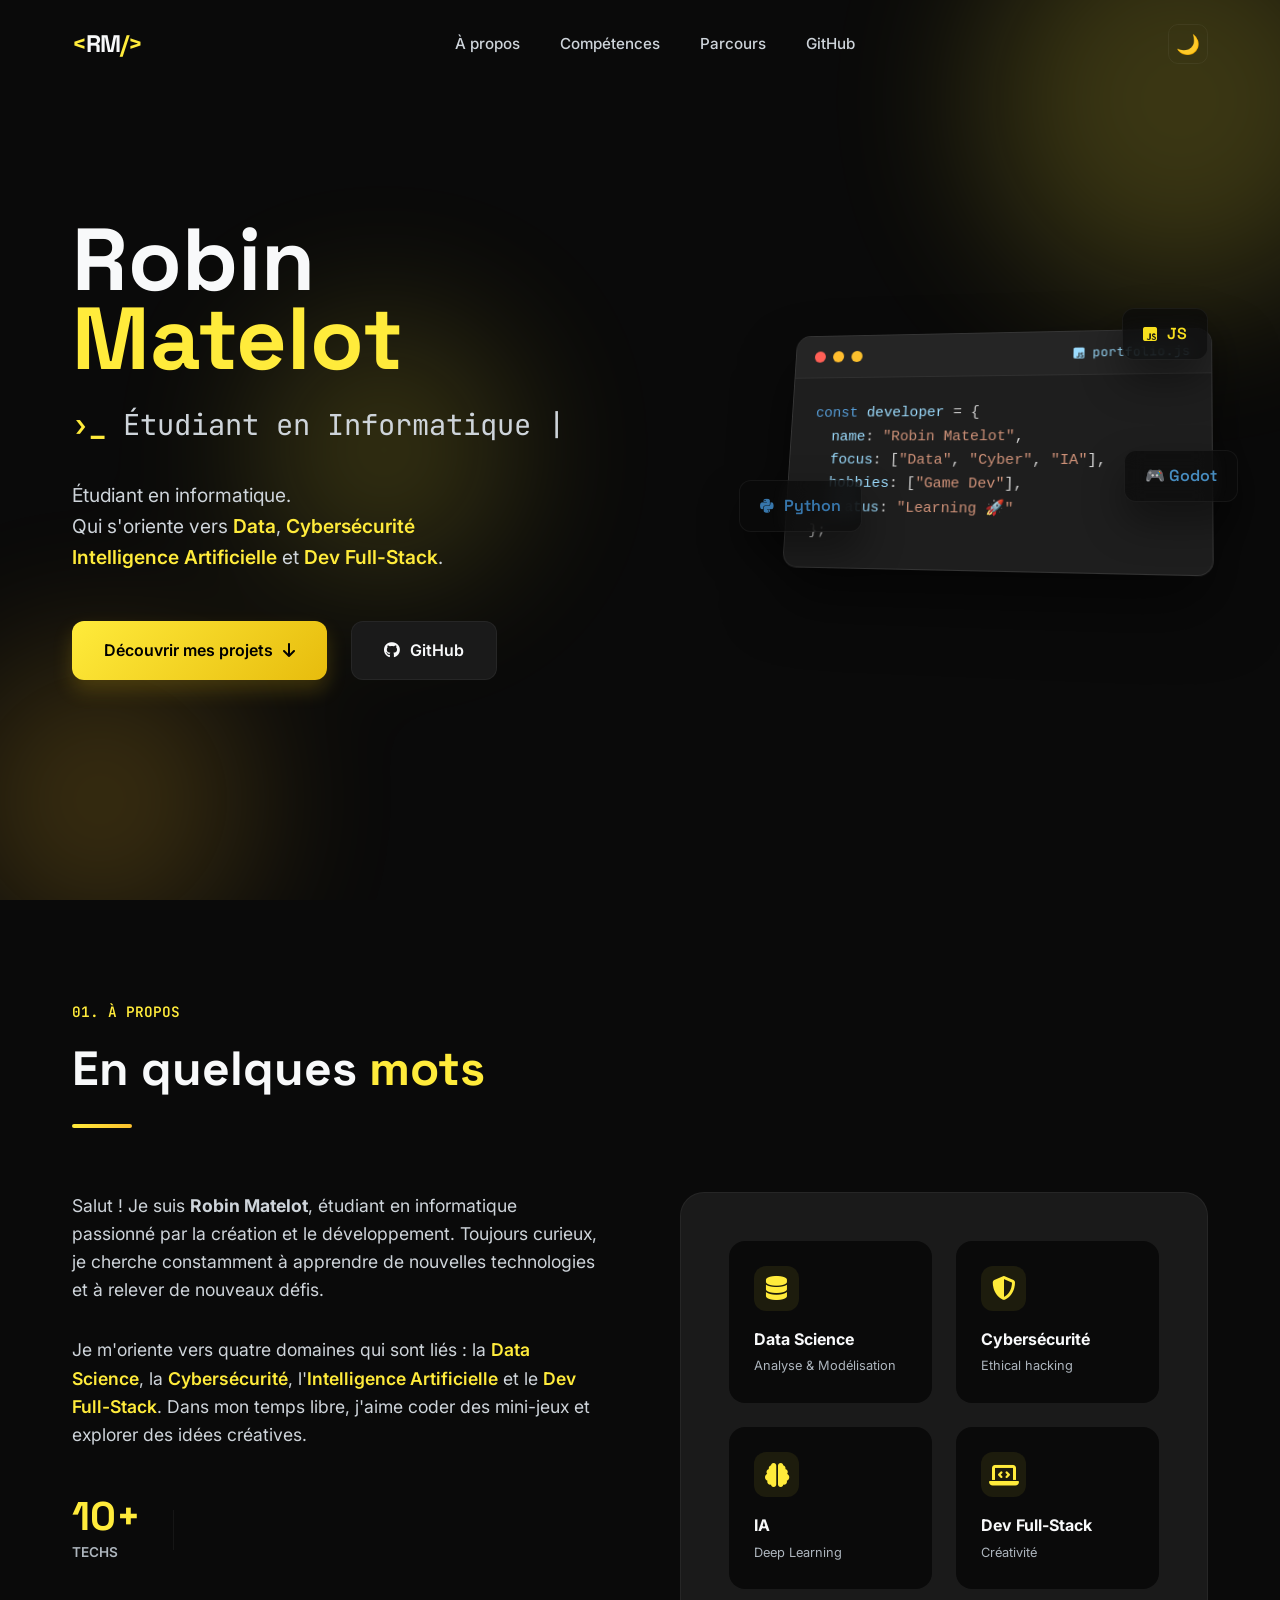
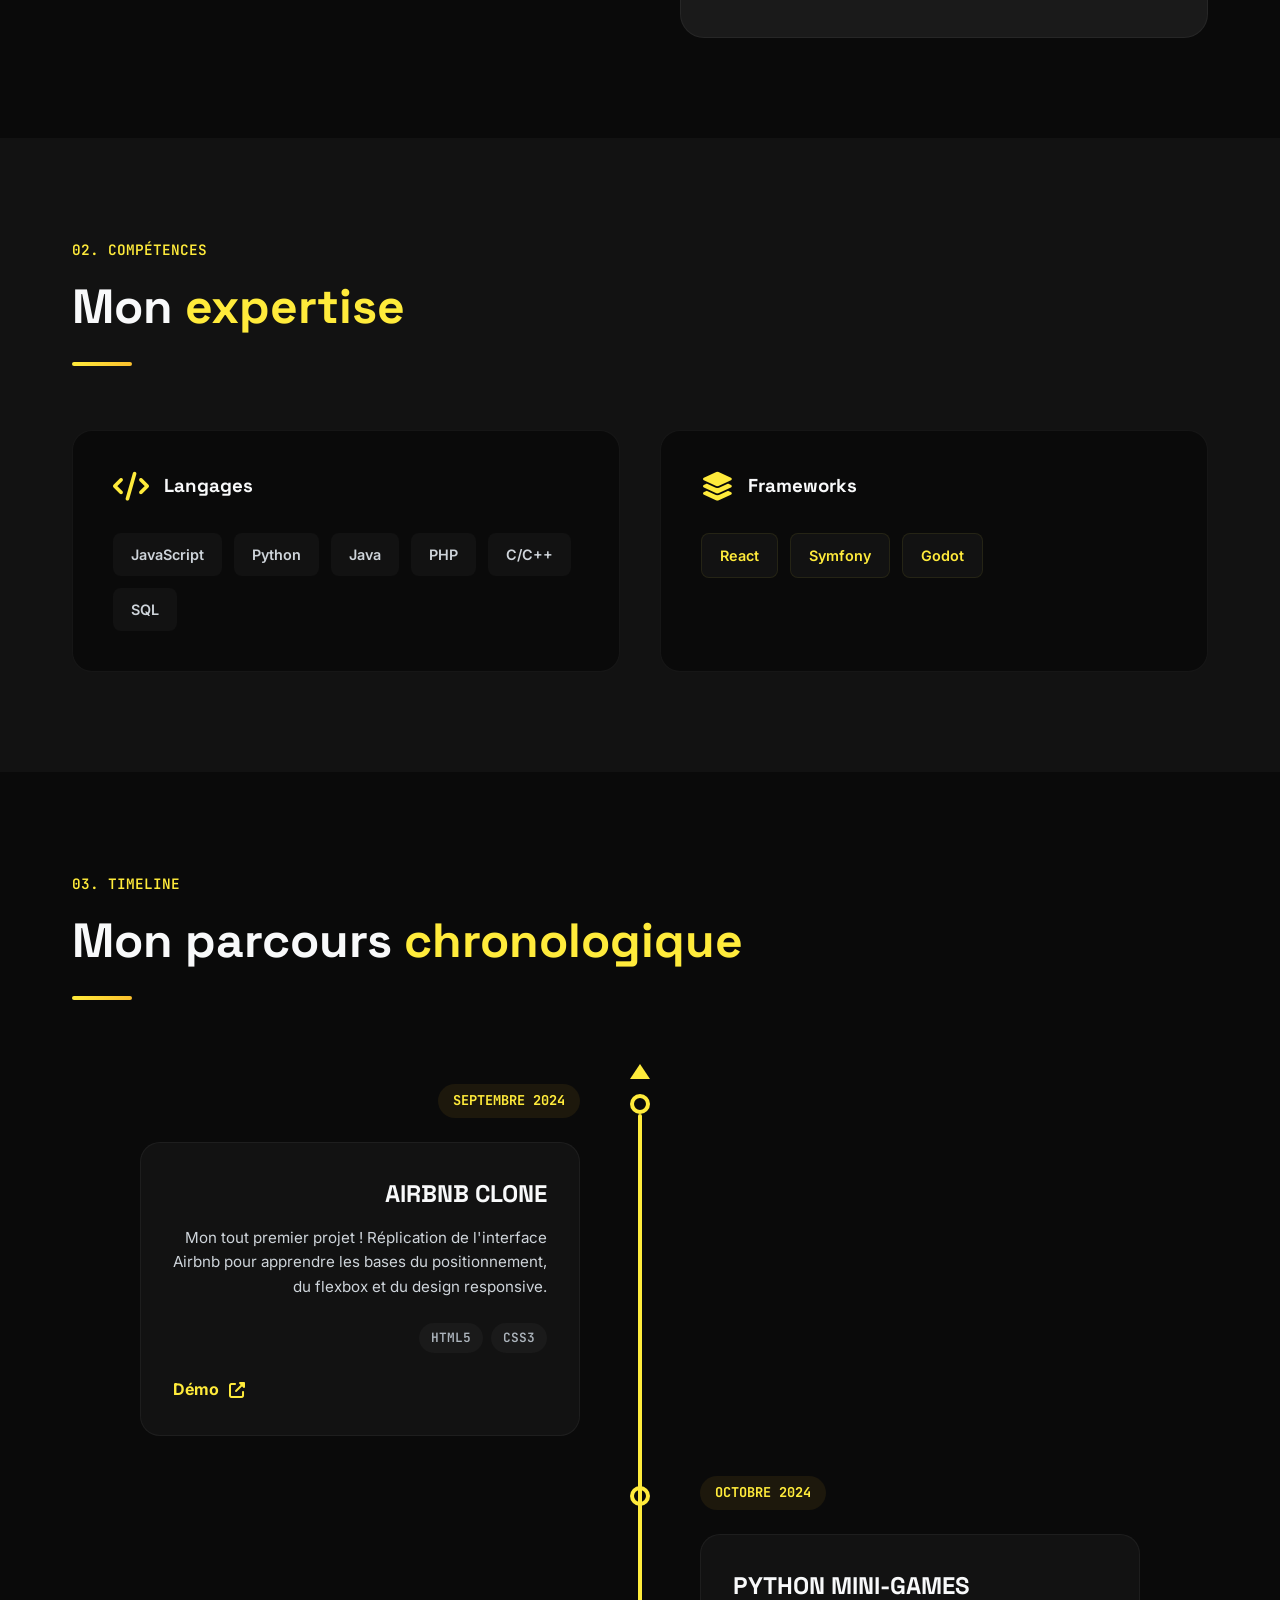
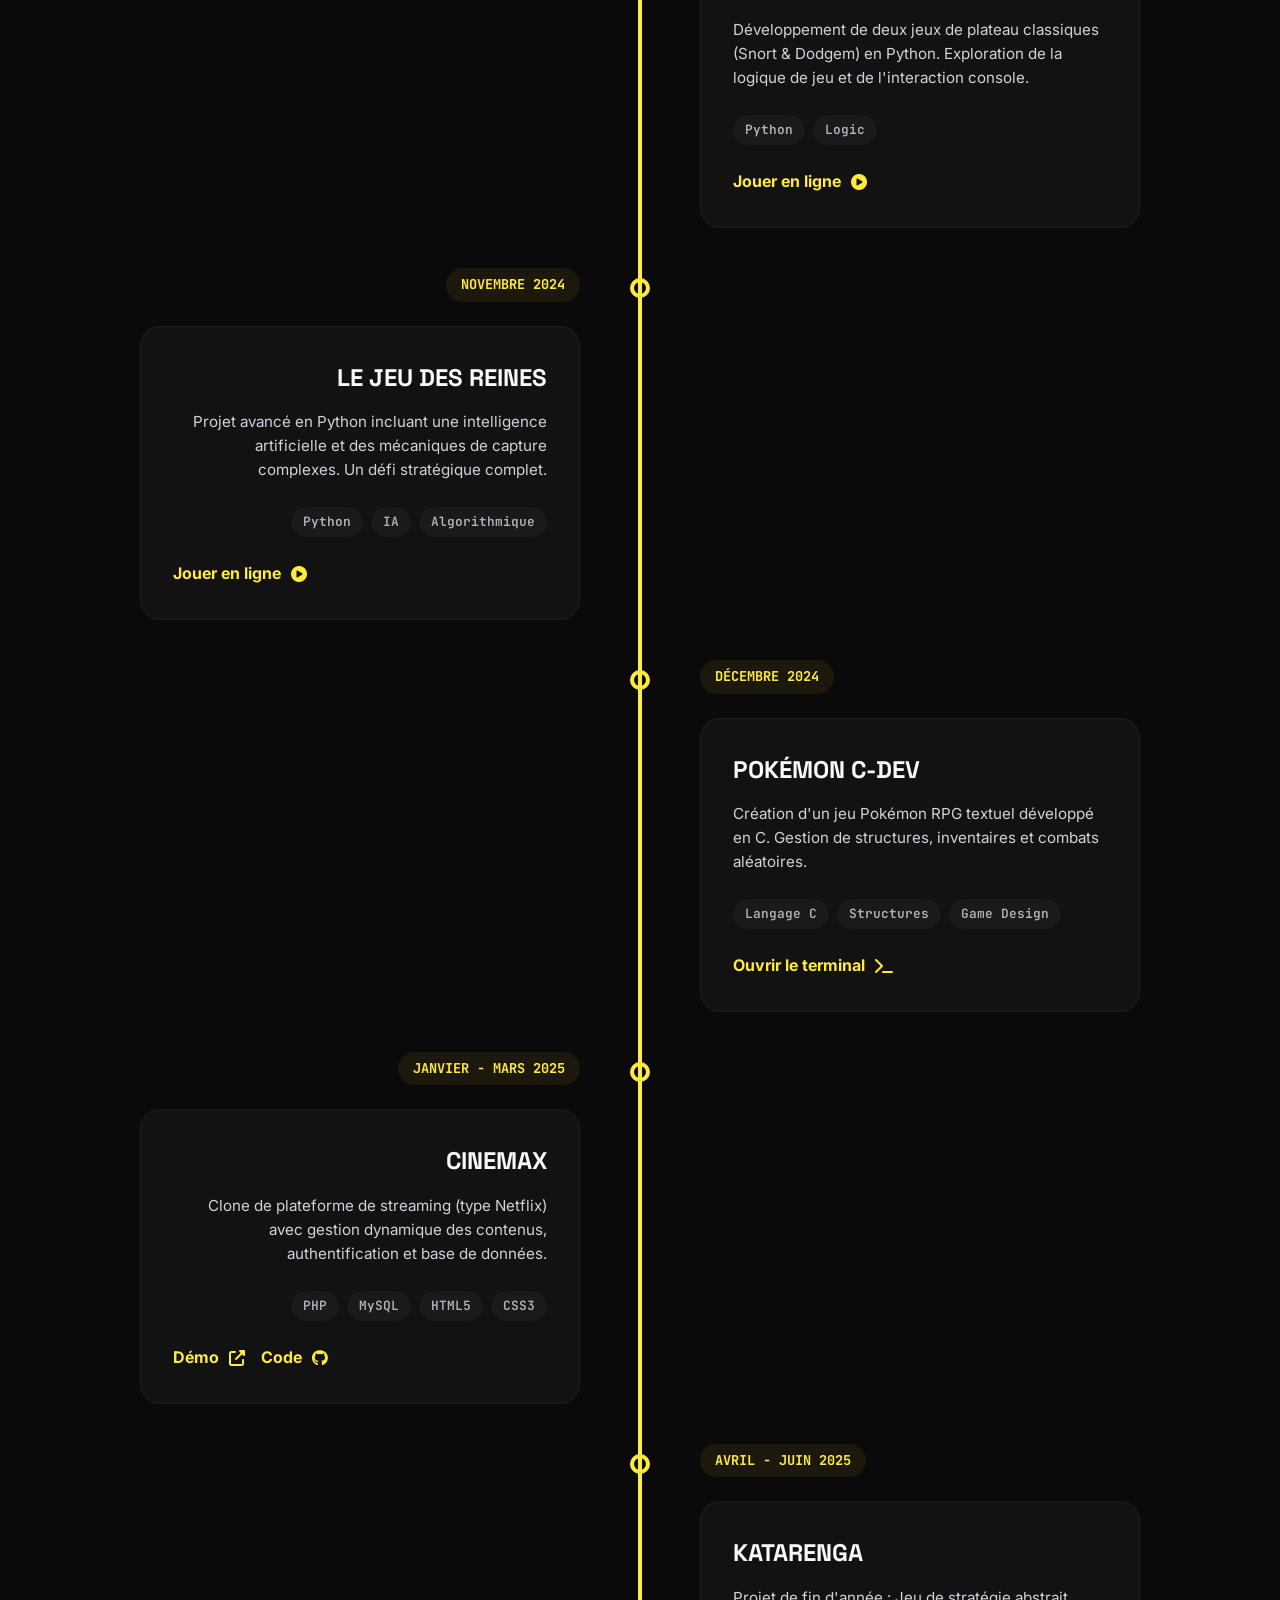
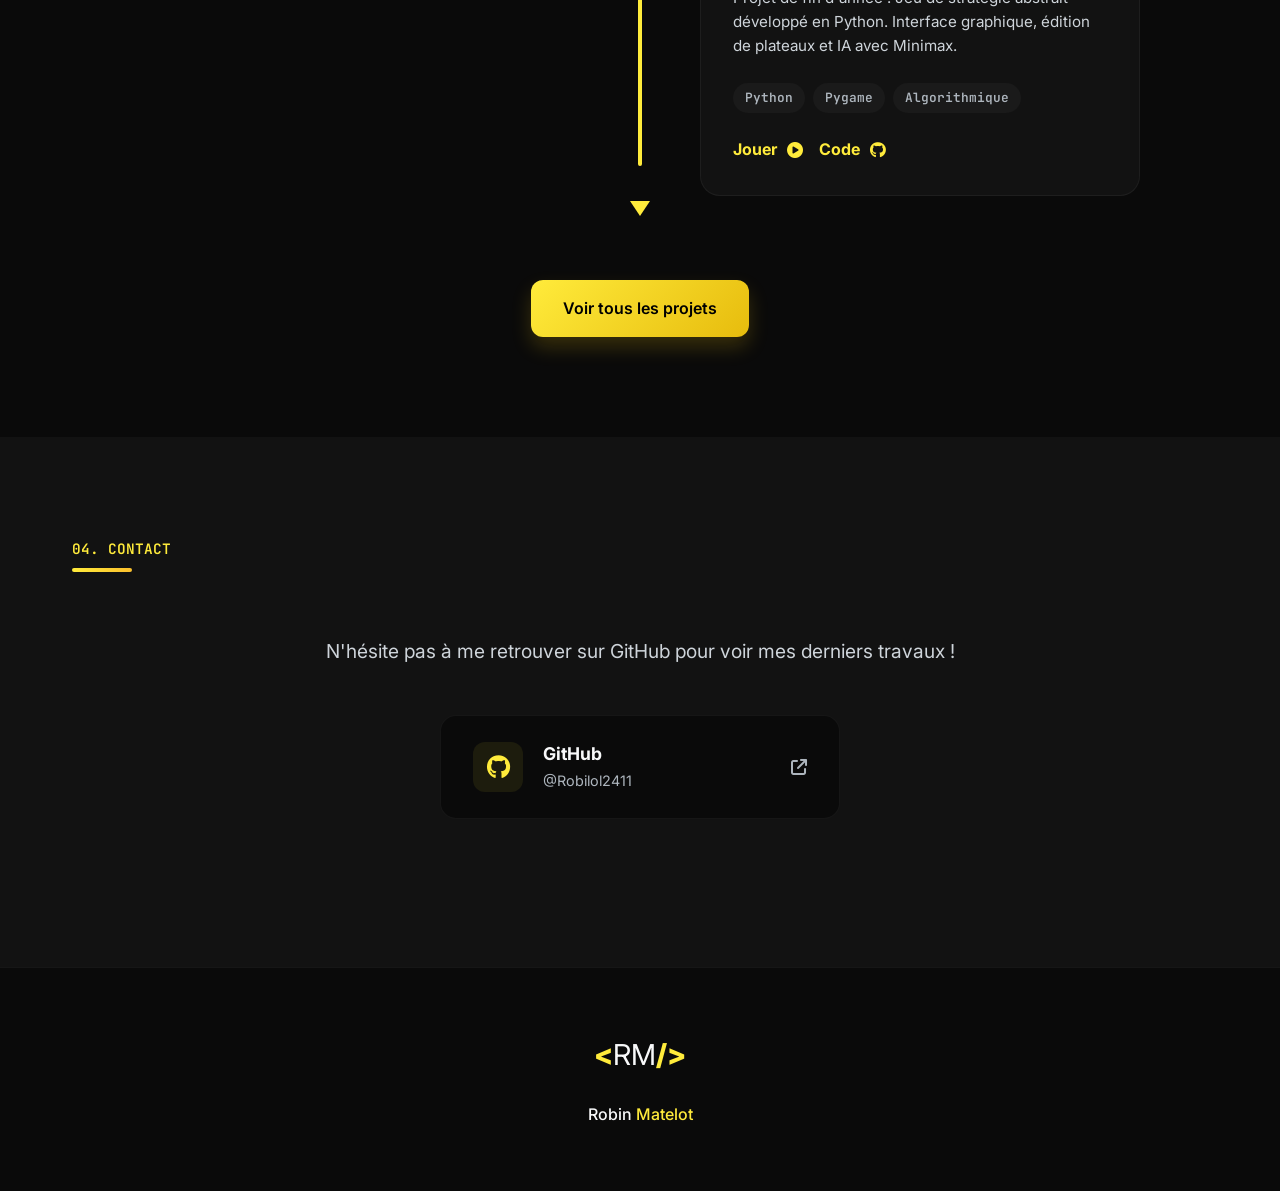
<file: index.html>
<!DOCTYPE html>
<html lang="fr" data-theme="dark">
<head>
    <meta charset="UTF-8">
    <meta name="viewport" content="width=device-width, initial-scale=1.0">
    <title>Robin Matelot — Portfolio</title>
    <meta name="description" content="Portfolio de Robin Matelot, étudiant en informatique passionné par la Data, Cyber et IA.">
    <link rel="preconnect" href="https://fonts.googleapis.com">
    <link rel="preconnect" href="https://fonts.gstatic.com" crossorigin>
    <link href="https://fonts.googleapis.com/css2?family=Space+Grotesk:wght@300;400;500;600;700&family=JetBrains+Mono:wght@400;500;600&family=Inter:wght@300;400;500;600;700;800;900&display=swap" rel="stylesheet">
    <link rel="stylesheet" href="https://cdnjs.cloudflare.com/ajax/libs/font-awesome/6.5.0/css/all.min.css">
    <link rel="stylesheet" href="css/style.css">
</head>
<body>

    <!-- ══════════════════ NAVBAR ══════════════════ -->
    <nav id="navbar">
        <div class="nav-container">
            <a href="index.html" class="nav-logo">
                <span class="logo-bracket">&lt;</span>RM<span class="logo-bracket">/&gt;</span>
            </a>
            <div class="nav-links" id="navLinks">
                <a href="#about"    class="nav-link">À propos</a>
                <a href="#skills"   class="nav-link">Compétences</a>
                <a href="#projects" class="nav-link">Parcours</a>
                <a href="#contact"  class="nav-link">GitHub</a>
            </div>
            <div class="nav-actions">
                <button class="theme-toggle" id="themeToggle" aria-label="Changer le thème" title="Changer le thème">
                    <span class="theme-icon" id="themeIcon" aria-hidden="true">🌙</span>
                </button>
                <button class="hamburger" id="hamburger" aria-label="Menu" aria-expanded="false" aria-controls="navLinks">
                    <span></span><span></span><span></span>
                </button>
            </div>
        </div>
    </nav>

    <!-- ══════════════════ HERO ══════════════════ -->
    <section id="hero">
        <canvas id="particleCanvas"></canvas>
        <div class="hero-bg-shapes">
            <div class="bg-shape shape-1"></div>
            <div class="bg-shape shape-2"></div>
            <div class="bg-shape shape-3"></div>
        </div>

        <div class="hero-layout">
            <div class="hero-content">
                <h1 class="hero-title fade-up d1">
                    <span class="title-line-1">Robin</span>
                    <span class="title-line-2">Matelot</span>
                </h1>
                <div class="hero-typewriter fade-up d2">
                    <span class="typewriter-prefix">›_ </span>
                    <span id="typewriter-text"></span>
                    <span class="typewriter-cursor" id="cursor">|</span>
                </div>
                <p class="hero-desc fade-up d3">
                    Étudiant en informatique.<br>
                    Qui s'oriente vers <span class="hl-yellow">Data</span>, <span class="hl-yellow">Cybersécurité</span><br>
                    <span class="hl-yellow">Intelligence Artificielle</span> et <span class="hl-yellow">Dev Full-Stack</span>.
                </p>
                <div class="hero-cta fade-up d4">
                    <a href="#projects" class="btn btn-primary">
                        Découvrir mes projets
                        <i class="fas fa-arrow-down btn-icon"></i>
                    </a>
                    <a href="https://github.com/Robilol2411" target="_blank" rel="noopener" class="btn btn-secondary" aria-label="Voir mon profil GitHub">
                        <i class="fab fa-github" aria-hidden="true"></i> GitHub
                    </a>
                </div>
            </div>

            <div class="hero-visual fade-up d3">
                <div class="code-card">
                    <div class="code-header">
                        <div class="code-dots">
                            <span class="dot dot-red"></span>
                            <span class="dot dot-yellow"></span>
                            <span class="dot dot-yellow-alt"></span>
                        </div>
                        <span class="code-filename"><i class="fab fa-js-square" aria-hidden="true"></i> portfolio.js</span>
                    </div>
                    <div class="code-body">
<pre><code><span class="c-kw">const</span> <span class="c-var">developer</span> = {
  <span class="c-key">name</span>: <span class="c-str">"Robin Matelot"</span>,
  <span class="c-key">focus</span>: [<span class="c-str">"Data"</span>, <span class="c-str">"Cyber"</span>, <span class="c-str">"IA"</span>],
  <span class="c-key">hobbies</span>: [<span class="c-str">"Game Dev"</span>],
  <span class="c-key">status</span>: <span class="c-str">"Learning 🚀"</span>
};</code></pre>
                    </div>
                </div>
                <div class="floating-badge badge-js fade-up d4" aria-hidden="true">
                    <i class="fab fa-js-square"></i> JS
                </div>
                <div class="floating-badge badge-python fade-up d5" aria-hidden="true">
                    <i class="fab fa-python"></i> Python
                </div>
                <div class="floating-badge badge-godot fade-up d4" aria-hidden="true">
                    🎮 Godot
                </div>
            </div>
        </div>
    </section>

    <!-- ══════════════════ ABOUT (RESUME) ══════════════════ -->
    <section id="about" class="section">
        <div class="container">
            <div class="section-header reveal">
                <span class="section-label">01. À PROPOS</span>
                <h2 class="section-title">En quelques <span class="accent">mots</span></h2>
                <div class="section-line"></div>
            </div>
            <div class="about-grid">
                <div class="about-text reveal">
                    <p class="about-p">
                        Salut ! Je suis <strong>Robin Matelot</strong>, étudiant en informatique passionné par la création et le développement. Toujours curieux, je cherche constamment à apprendre de nouvelles technologies et à relever de nouveaux défis.
                    </p>
                    <p class="about-p">
                        Je m'oriente vers quatre domaines qui sont liés : la <span class="hl-yellow">Data Science</span>, la <span class="hl-yellow">Cybersécurité</span>,  l'<span class="hl-yellow">Intelligence Artificielle</span> et le <span class="hl-yellow">Dev Full-Stack</span>. Dans mon temps libre, j'aime coder des mini-jeux et explorer des idées créatives.
                    </p>
                    <div class="about-stats">
                        <div class="stat-item"><span class="stat-num yellow">10+</span><span class="stat-lbl">Techs</span></div>
                        <div class="stat-divider"></div>
                    </div>
                </div>
                <div class="about-cards reveal reveal-right">
                    <div class="interest-grid">
                        <div class="interest-card">
                            <div class="interest-icon yellow-icon">
                                <i class="fas fa-database"></i>
                            </div>
                            <div class="interest-info">
                                <span class="interest-name">Data Science</span>
                                <span class="interest-sub">Analyse & Modélisation</span>
                            </div>
                        </div>
                        <div class="interest-card">
                            <div class="interest-icon yellow-icon">
                                <i class="fas fa-shield-halved"></i>
                            </div>
                            <div class="interest-info">
                                <span class="interest-name">Cybersécurité</span>
                                <span class="interest-sub">Ethical hacking</span>
                            </div>
                        </div>
                        <div class="interest-card">
                            <div class="interest-icon yellow-icon">
                                <i class="fas fa-brain"></i>
                            </div>
                            <div class="interest-info">
                                <span class="interest-name">IA</span>
                                <span class="interest-sub">Deep Learning</span>
                            </div>
                        </div>
                        <div class="interest-card">
                            <div class="interest-icon yellow-icon" aria-hidden="true">
                                <i class="fas fa-laptop-code"></i>
                            </div>
                            <div class="interest-info">
                                <span class="interest-name">Dev Full-Stack</span>
                                <span class="interest-sub">Créativité</span>
                            </div>
                        </div>
                    </div>
                </div>
            </div>
        </div>
    </section>

    <!-- ══════════════════ SKILLS (RESUME) ══════════════════ -->
    <section id="skills" class="section alt-bg">
        <div class="container">
            <div class="section-header reveal">
                <span class="section-label">02. COMPÉTENCES</span>
                <h2 class="section-title">Mon <span class="accent">expertise</span></h2>
                <div class="section-line"></div>
            </div>
            <div class="skills-container reveal">
                <div class="skill-group reveal">
                    <div class="skill-group-header">
                        <i class="fas fa-code skill-group-icon" aria-hidden="true"></i>
                        <h3>Langages</h3>
                    </div>
                    <div class="skill-tags">
                        <div class="skill-tag">JavaScript</div>
                        <div class="skill-tag">Python</div>
                        <div class="skill-tag">Java</div>
                        <div class="skill-tag">PHP</div>
                        <div class="skill-tag">C/C++</div>
                        <div class="skill-tag">SQL</div>
                    </div>
                </div>

                <div class="skill-group reveal reveal-delay">
                    <div class="skill-group-header">
                        <i class="fas fa-layer-group skill-group-icon"></i>
                        <h3>Frameworks</h3>
                    </div>
                    <div class="skill-tags">
                        <div class="skill-tag tag-accent">React</div>
                        <div class="skill-tag tag-accent">Symfony</div>
                        <div class="skill-tag tag-accent">Godot</div>
                    </div>
                </div>
            </div>
        </div>
    </section>

    <!-- ══════════════════ TIMELINE ══════════════════ -->
    <section id="projects" class="section">
        <div class="container">
            <div class="section-header reveal">
                <span class="section-label">03. TIMELINE</span>
                <h2 class="section-title">Mon parcours <span class="accent">chronologique</span></h2>
                <div class="section-line"></div>
            </div>

            <div class="timeline">
                <!-- Item 1 (Left) - Airbnb (First project, at top) -->
                <div class="timeline-item timeline-item-left reveal">
                    <div class="timeline-dot"></div>
                    <div class="timeline-date">SEPTEMBRE 2024</div>
                    <div class="timeline-content">
                        <h3>AIRBNB CLONE</h3>
                        <p>Mon tout premier projet ! Réplication de l'interface Airbnb pour apprendre les bases du positionnement, du flexbox et du design responsive.</p>
                        <div class="timeline-tags">
                            <span class="tech-pill">HTML5</span>
                            <span class="tech-pill">CSS3</span>
                        </div>
                        <a href="https://robilol2411.github.io/site-airbnb-L1/" target="_blank" class="project-cta-link">Démo <i class="fas fa-external-link-alt" aria-hidden="true"></i></a>
                    </div>
                </div>

                <!-- Item 2 (Right) - Python Games -->
                <div class="timeline-item timeline-item-right reveal">
                    <div class="timeline-dot"></div>
                    <div class="timeline-date">OCTOBRE 2024</div>
                    <div class="timeline-content">
                        <h3>PYTHON MINI-GAMES</h3>
                        <p>Développement de deux jeux de plateau classiques (Snort & Dodgem) en Python. Exploration de la logique de jeu et de l'interaction console.</p>
                        <div class="timeline-tags">
                            <span class="tech-pill">Python</span>
                            <span class="tech-pill">Logic</span>
                        </div>
                        <a href="games.html" class="project-cta-link">Jouer en ligne <i class="fas fa-play-circle" aria-hidden="true"></i></a>
                    </div>
                </div>

                <!-- Item 3 (Left) - Jeu des Reines -->
                <div class="timeline-item timeline-item-left reveal">
                    <div class="timeline-dot"></div>
                    <div class="timeline-date">NOVEMBRE 2024</div>
                    <div class="timeline-content">
                        <h3>LE JEU DES REINES</h3>
                        <p>Projet avancé en Python incluant une intelligence artificielle et des mécaniques de capture complexes. Un défi stratégique complet.</p>
                        <div class="timeline-tags">
                            <span class="tech-pill">Python</span>
                            <span class="tech-pill">IA</span>
                            <span class="tech-pill">Algorithmique</span>
                        </div>
                        <a href="games.html" class="project-cta-link">Jouer en ligne <i class="fas fa-play-circle" aria-hidden="true"></i></a>
                    </div>
                </div>

                <!-- Item 4 (Right) - Pokemon C-Dev -->
                <div class="timeline-item timeline-item-right reveal">
                    <div class="timeline-dot"></div>
                    <div class="timeline-date">DÉCEMBRE 2024</div>
                    <div class="timeline-content">
                        <h3>POKÉMON C-DEV</h3>
                        <p>Création d'un jeu Pokémon RPG textuel développé en C. Gestion de structures, inventaires et combats aléatoires.</p>
                        <div class="timeline-tags">
                            <span class="tech-pill">Langage C</span>
                            <span class="tech-pill">Structures</span>
                            <span class="tech-pill">Game Design</span>
                        </div>
                        <a href="games.html" class="project-cta-link">Ouvrir le terminal <i class="fas fa-terminal" aria-hidden="true"></i></a>
                    </div>
                </div>

                <!-- Item 5 (Left) - Cinemax -->
                <div class="timeline-item timeline-item-left reveal">
                    <div class="timeline-dot"></div>
                    <div class="timeline-date">JANVIER - MARS 2025</div>
                    <div class="timeline-content">
                        <h3>CINEMAX</h3>
                        <p>Clone de plateforme de streaming (type Netflix) avec gestion dynamique des contenus, authentification et base de données.</p>
                        <div class="timeline-tags">
                            <span class="tech-pill">PHP</span>
                            <span class="tech-pill">MySQL</span>
                            <span class="tech-pill">HTML5</span>
                            <span class="tech-pill">CSS3</span>
                        </div>
                        <div class="project-actions" style="margin-top: 1rem; display: flex; gap: 1rem;">
                            <a href="https://robilol2411.github.io/netflix-php-L1/" target="_blank" class="project-cta-link">Démo <i class="fas fa-external-link-alt" aria-hidden="true"></i></a>
                            <a href="https://github.com/Robilol2411/netflix-php-L1" target="_blank" class="project-cta-link">Code <i class="fab fa-github" aria-hidden="true"></i></a>
                        </div>
                    </div>
                </div>

                <!-- Item 6 (Right) - Katarenga -->
                <div class="timeline-item timeline-item-right reveal">
                    <div class="timeline-dot"></div>
                    <div class="timeline-date">AVRIL - JUIN 2025</div>
                    <div class="timeline-content">
                        <h3>KATARENGA</h3>
                        <p>Projet de fin d'année : Jeu de stratégie abstrait développé en Python. Interface graphique, édition de plateaux et IA avec Minimax.</p>
                        <div class="timeline-tags">
                            <span class="tech-pill">Python</span>
                            <span class="tech-pill">Pygame</span>
                            <span class="tech-pill">Algorithmique</span>
                        </div>
                        <div class="project-actions" style="margin-top: 1rem; display: flex; gap: 1rem;">
                            <a href="games.html" class="project-cta-link">Jouer <i class="fas fa-play-circle" aria-hidden="true"></i></a>
                            <a href="https://github.com/Robilol2411/Projet-fin-annee-L1" target="_blank" class="project-cta-link">Code <i class="fab fa-github" aria-hidden="true"></i></a>
                        </div>
                    </div>
                </div>

                <div class="timeline-bottom-arrow"></div>
            </div>

            <div style="text-align: center; margin-top: 3rem;">
                <a href="projects.html" class="btn btn-primary">
                    Voir tous les projets
                </a>
            </div>
        </div>
    </section>

    <!-- ══════════════════ CONTACT ══════════════════ -->
    <section id="contact" class="section alt-bg">
        <div class="container">
            <div class="section-header reveal">
                <span class="section-label">04. CONTACT</span>
                <div class="section-line"></div>
            </div>
            <div class="contact-wrapper reveal">
                <p class="contact-intro">N'hésite pas à me retrouver sur GitHub pour voir mes derniers travaux !</p>
                <div class="contact-cards" style="margin-top: 2rem; display: flex; justify-content: center;">
                    <a href="https://github.com/Robilol2411" target="_blank" rel="noopener" class="contact-card" style="max-width: 400px; width: 100%;">
                        <div class="contact-card-icon">
                            <i class="fab fa-github"></i>
                        </div>
                        <div class="contact-card-info">
                            <span class="contact-card-title">GitHub</span>
                            <span class="contact-card-sub">@Robilol2411</span>
                        </div>
                        <i class="fas fa-arrow-up-right-from-square contact-card-arrow"></i>
                    </a>
                </div>
            </div>
        </div>
    </section>

    <!-- ══════════════════ FOOTER ══════════════════ -->
    <footer id="footer">
        <div class="container footer-inner">
            <div class="footer-logo">
                <span class="logo-bracket">&lt;</span>RM<span class="logo-bracket">/&gt;</span>
            </div>
            <p class="footer-text">
                Robin <span class="yellow">Matelot</span>
            </p>
        </div>
    </footer>

    <script src="js/script.js"></script>
</body>
</html>
</file>
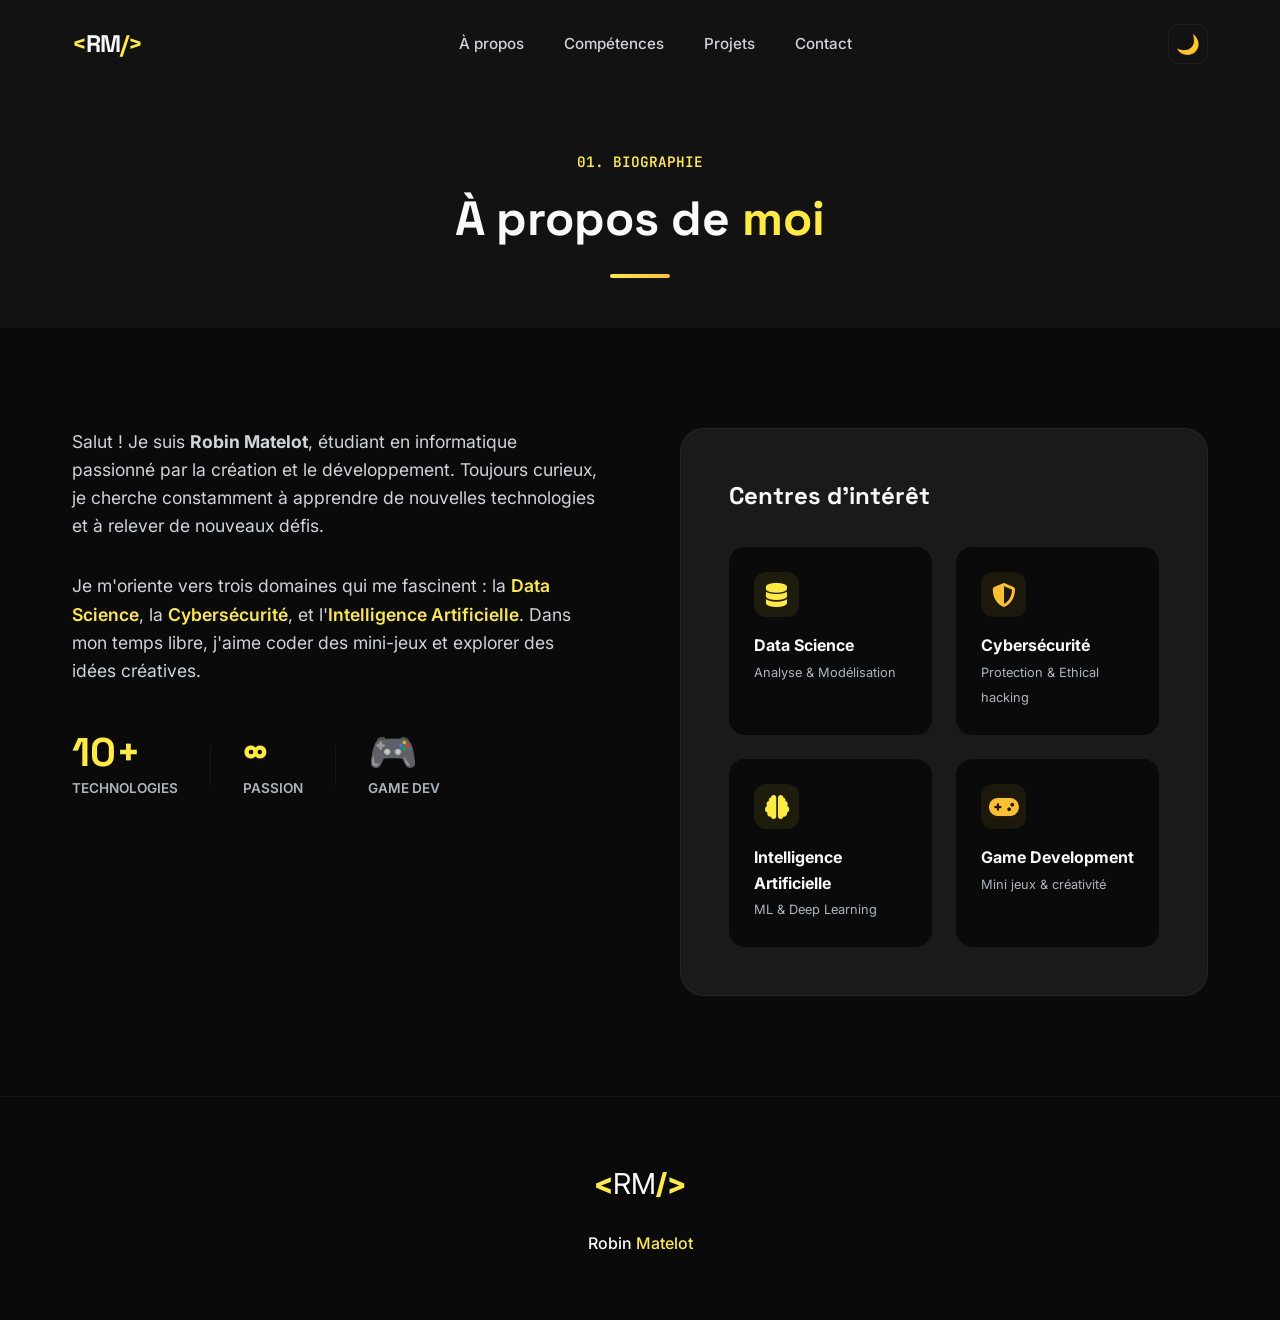
<file: about.html>
<!DOCTYPE html>
<html lang="fr" data-theme="dark">
<head>
    <meta charset="UTF-8">
    <meta name="viewport" content="width=device-width, initial-scale=1.0">
    <title>À Propos — Robin Matelot</title>
    <link rel="preconnect" href="https://fonts.googleapis.com">
    <link rel="preconnect" href="https://fonts.gstatic.com" crossorigin>
    <link href="https://fonts.googleapis.com/css2?family=Space+Grotesk:wght@300;400;500;600;700&family=JetBrains+Mono:wght@400;500;600&family=Inter:wght@300;400;500;600;700;800;900&display=swap" rel="stylesheet">
    <link rel="stylesheet" href="https://cdnjs.cloudflare.com/ajax/libs/font-awesome/6.5.0/css/all.min.css">
    <link rel="stylesheet" href="css/style.css">
    <style>
        .page-header {
            padding-top: 150px;
            padding-bottom: 50px;
            text-align: center;
            background-color: var(--bg-secondary);
        }
    </style>
</head>
<body>

    <nav id="navbar" class="scrolled">
        <div class="nav-container">
            <a href="index.html" class="nav-logo">
                <span class="logo-bracket">&lt;</span>RM<span class="logo-bracket">/&gt;</span>
            </a>
            <div class="nav-links" id="navLinks">
                <a href="index.html#about"    class="nav-link">À propos</a>
                <a href="index.html#skills"   class="nav-link">Compétences</a>
                <a href="index.html#projects" class="nav-link">Projets</a>
                <a href="index.html#contact"  class="nav-link">Contact</a>
            </div>
            <div class="nav-actions">
                <button class="theme-toggle" id="themeToggle" aria-label="Changer le thème" title="Changer le thème">
                    <span class="theme-icon" id="themeIcon" aria-hidden="true">🌙</span>
                </button>
                <button class="hamburger" id="hamburger" aria-label="Menu" aria-expanded="false" aria-controls="navLinks">
                    <span></span><span></span><span></span>
                </button>
            </div>
        </div>
    </nav>

    <header class="page-header">
        <div class="container reveal active">
            <span class="section-label">01. BIOGRAPHIE</span>
            <h1 class="section-title">À propos de <span class="accent">moi</span></h1>
            <div class="section-line" style="margin: 0 auto;"></div>
        </div>
    </header>

    <section id="about" class="section">
        <div class="container">
            <div class="about-grid">
                <div class="about-text reveal">
                    <p class="about-p">
                        Salut ! Je suis <strong>Robin Matelot</strong>, étudiant en informatique passionné par la création et le développement. Toujours curieux, je cherche constamment à apprendre de nouvelles technologies et à relever de nouveaux défis.
                    </p>
                    <p class="about-p">
                        Je m'oriente vers trois domaines qui me fascinent : la <span class="hl-yellow">Data Science</span>, la <span class="hl-yellow">Cybersécurité</span>, et l'<span class="hl-yellow">Intelligence Artificielle</span>. Dans mon temps libre, j'aime coder des mini-jeux et explorer des idées créatives.
                    </p>

                    <div class="about-stats">
                        <div class="stat-item">
                            <span class="stat-num yellow">10+</span>
                            <span class="stat-lbl">Technologies</span>
                        </div>
                        <div class="stat-divider"></div>
                        <div class="stat-item">
                            <span class="stat-num yellow">∞</span>
                            <span class="stat-lbl">Passion</span>
                        </div>
                        <div class="stat-divider"></div>
                        <div class="stat-item">
                            <span class="stat-num yellow">🎮</span>
                            <span class="stat-lbl">Game Dev</span>
                        </div>
                    </div>
                </div>

                <div class="about-cards reveal reveal-right">
                    <h3 class="cards-title">Centres d'intérêt</h3>
                    <div class="interest-grid">
                        <div class="interest-card">
                            <div class="interest-icon yellow-icon">
                                <i class="fas fa-database"></i>
                            </div>
                            <div class="interest-info">
                                <span class="interest-name">Data Science</span>
                                <span class="interest-sub">Analyse & Modélisation</span>
                            </div>
                        </div>
                        <div class="interest-card">
                            <div class="interest-icon yellow-icon-alt">
                                <i class="fas fa-shield-halved"></i>
                            </div>
                            <div class="interest-info">
                                <span class="interest-name">Cybersécurité</span>
                                <span class="interest-sub">Protection & Ethical hacking</span>
                            </div>
                        </div>
                        <div class="interest-card">
                            <div class="interest-icon yellow-icon">
                                <i class="fas fa-brain"></i>
                            </div>
                            <div class="interest-info">
                                <span class="interest-name">Intelligence Artificielle</span>
                                <span class="interest-sub">ML & Deep Learning</span>
                            </div>
                        </div>
                        <div class="interest-card">
                            <div class="interest-icon yellow-icon-alt" aria-hidden="true">
                                <i class="fas fa-gamepad"></i>
                            </div>
                            <div class="interest-info">
                                <span class="interest-name">Game Development</span>
                                <span class="interest-sub">Mini jeux & créativité</span>
                            </div>
                        </div>
                    </div>
                </div>
            </div>
        </div>
    </section>

    <footer id="footer">
        <div class="container footer-inner">
            <div class="footer-logo">
                <span class="logo-bracket">&lt;</span>RM<span class="logo-bracket">/&gt;</span>
            </div>
            <p class="footer-text">
                Robin <span class="yellow">Matelot</span>
            </p>
        </div>
    </footer>

    <script src="js/script.js"></script>
</body>
</html>
</file>
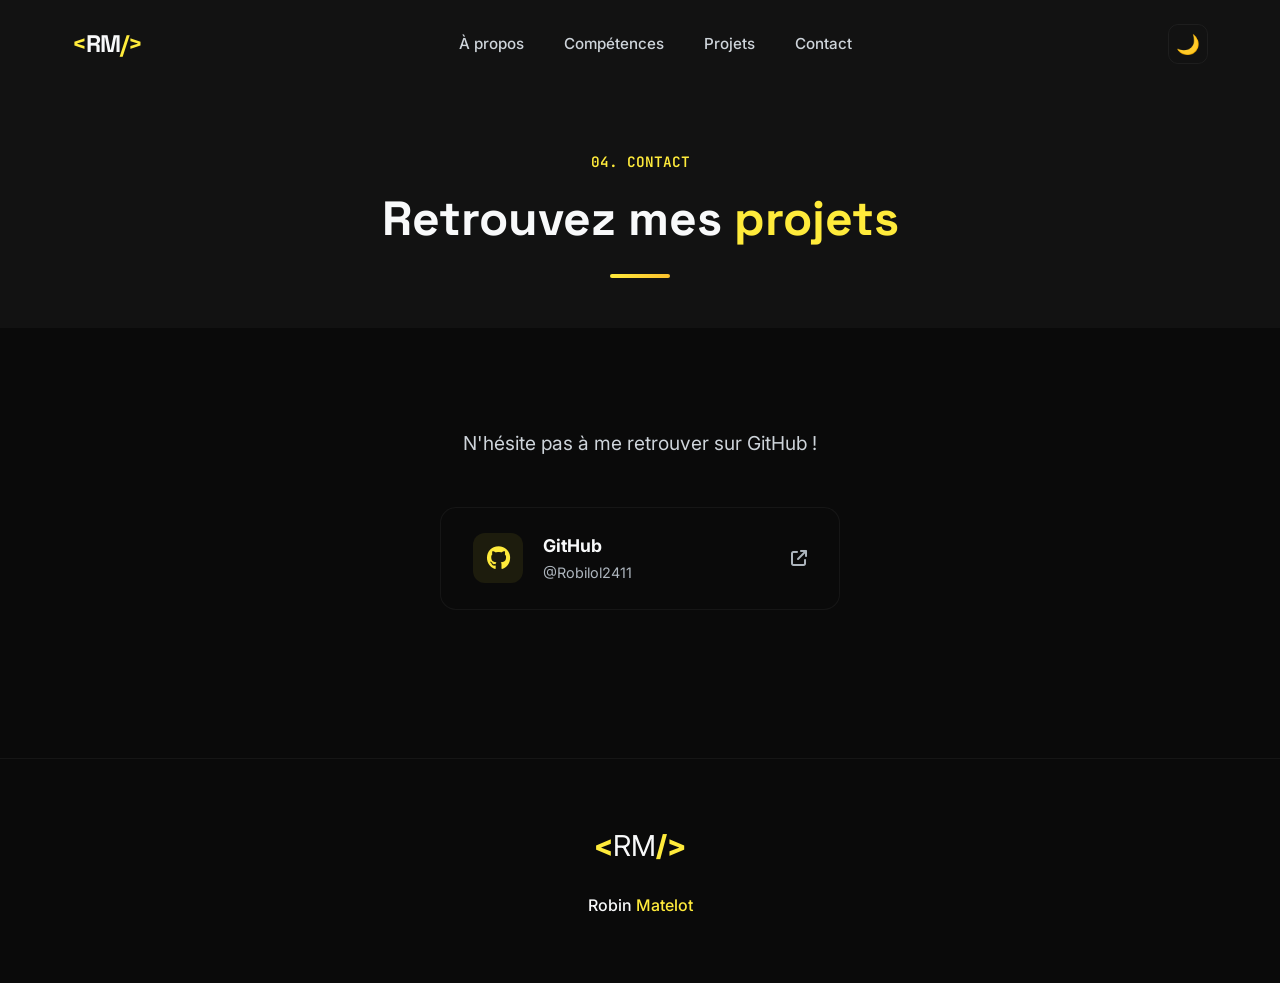
<file: contact.html>
<!DOCTYPE html>
<html lang="fr" data-theme="dark">
<head>
    <meta charset="UTF-8">
    <meta name="viewport" content="width=device-width, initial-scale=1.0">
    <title>Contact — Robin Matelot</title>
    <link rel="preconnect" href="https://fonts.googleapis.com">
    <link rel="preconnect" href="https://fonts.gstatic.com" crossorigin>
    <link href="https://fonts.googleapis.com/css2?family=Space+Grotesk:wght@300;400;500;600;700&family=JetBrains+Mono:wght@400;500;600&family=Inter:wght@300;400;500;600;700;800;900&display=swap" rel="stylesheet">
    <link rel="stylesheet" href="https://cdnjs.cloudflare.com/ajax/libs/font-awesome/6.5.0/css/all.min.css">
    <link rel="stylesheet" href="css/style.css">
</head>
<body>

    <nav id="navbar" class="scrolled">
        <div class="nav-container">
            <a href="index.html" class="nav-logo">
                <span class="logo-bracket">&lt;</span>RM<span class="logo-bracket">/&gt;</span>
            </a>
            <div class="nav-links" id="navLinks">
                <a href="index.html#about"    class="nav-link">À propos</a>
                <a href="index.html#skills"   class="nav-link">Compétences</a>
                <a href="index.html#projects" class="nav-link">Projets</a>
                <a href="index.html#contact"  class="nav-link">Contact</a>
            </div>
            <div class="nav-actions">
                <button class="theme-toggle" id="themeToggle" aria-label="Changer le thème" title="Changer le thème">
                    <span class="theme-icon" id="themeIcon" aria-hidden="true">🌙</span>
                </button>
                <button class="hamburger" id="hamburger" aria-label="Menu" aria-expanded="false" aria-controls="navLinks">
                    <span></span><span></span><span></span>
                </button>
            </div>
        </div>
    </nav>

    <header id="contact-header" style="padding-top:150px; padding-bottom:50px; text-align:center; background-color:var(--bg-secondary);">
        <div class="container reveal active">
            <span class="section-label">04. CONTACT</span>
            <h1 class="section-title">Retrouvez mes <span class="accent">projets</span></h1>
            <div class="section-line" style="margin: 0 auto;"></div>
        </div>
    </header>

    <section id="contact" class="section">
        <div class="container">
            <div class="contact-wrapper reveal">
                <p class="contact-intro">
                     N'hésite pas à me retrouver sur GitHub !
                </p>

                <div class="contact-cards">
                    <a href="https://github.com/Robilol2411" target="_blank" rel="noopener" class="contact-card">
                        <div class="contact-card-icon">
                            <i class="fab fa-github"></i>
                        </div>
                        <div class="contact-card-info">
                            <span class="contact-card-title">GitHub</span>
                            <span class="contact-card-sub">@Robilol2411</span>
                        </div>
                        <i class="fas fa-arrow-up-right-from-square contact-card-arrow"></i>
                    </a>
                </div>
            </div>
        </div>
    </section>

    <footer id="footer">
        <div class="container footer-inner">
            <div class="footer-logo">
                <span class="logo-bracket">&lt;</span>RM<span class="logo-bracket">/&gt;</span>
            </div>
            <p class="footer-text">
                Robin <span class="yellow">Matelot</span>
            </p>
        </div>
    </footer>

    <script src="js/script.js"></script>
</body>
</html>
</file>
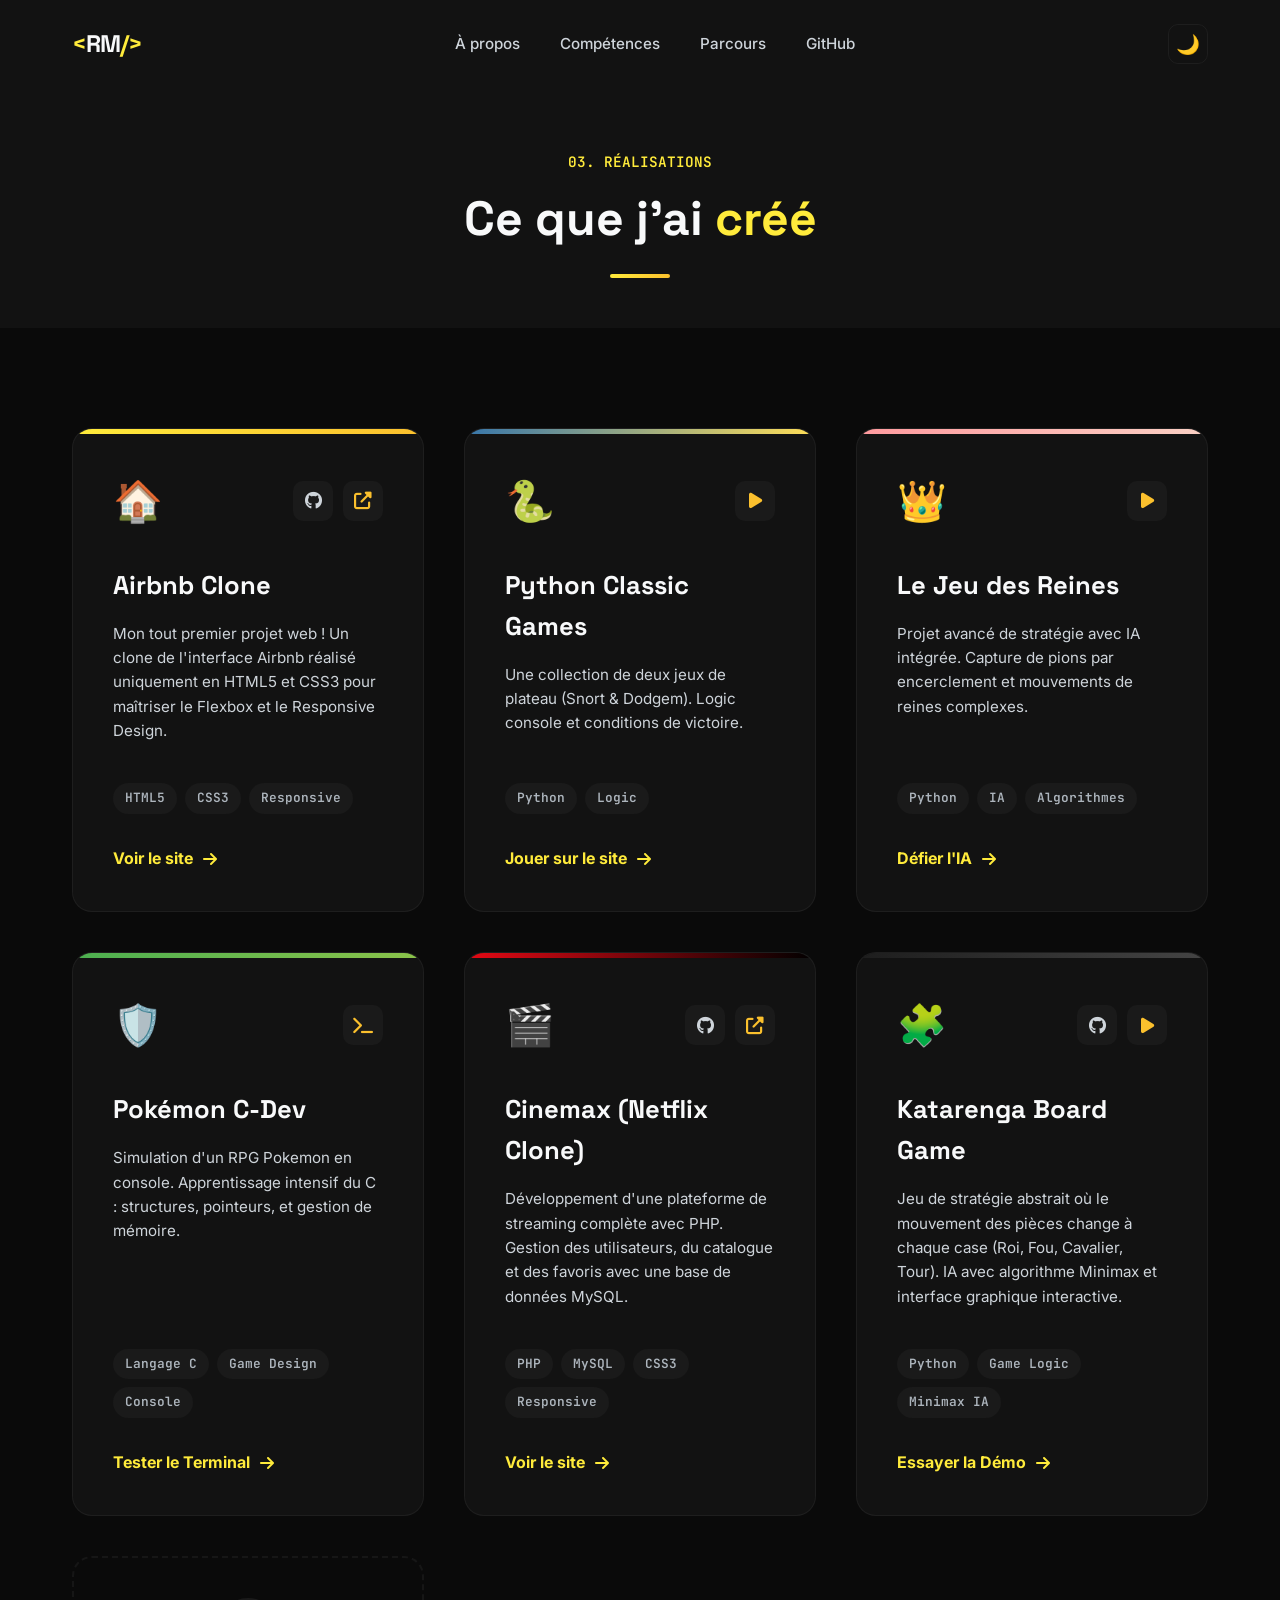
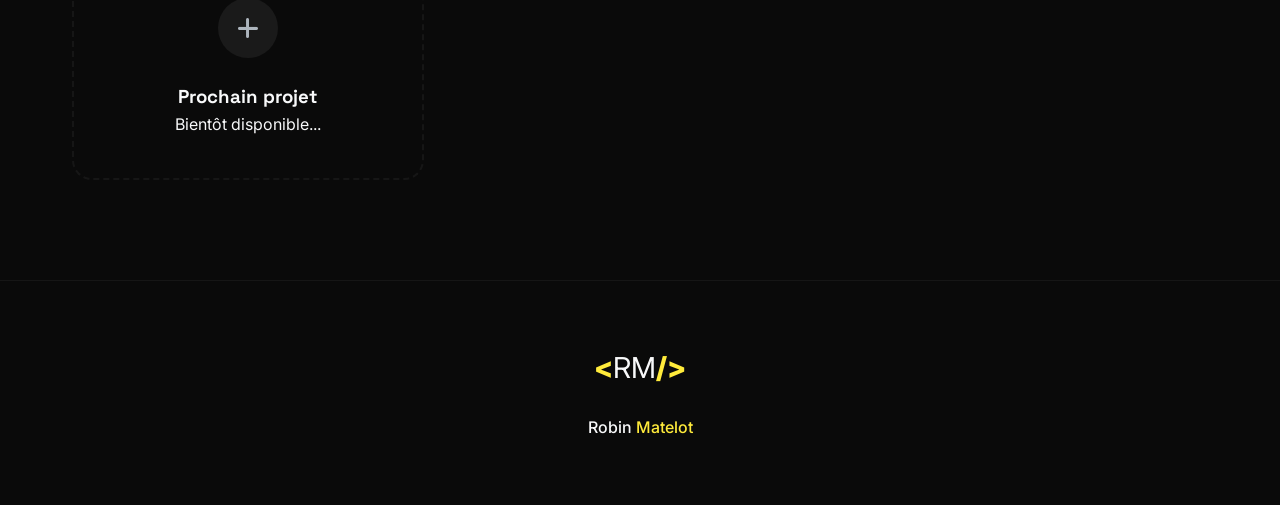
<file: projects.html>
<!DOCTYPE html>
<html lang="fr" data-theme="dark">
<head>
    <meta charset="UTF-8">
    <meta name="viewport" content="width=device-width, initial-scale=1.0">
    <title>Projets — Robin Matelot</title>
    <link rel="preconnect" href="https://fonts.googleapis.com">
    <link rel="preconnect" href="https://fonts.gstatic.com" crossorigin>
    <link href="https://fonts.googleapis.com/css2?family=Space+Grotesk:wght@300;400;500;600;700&family=JetBrains+Mono:wght@400;500;600&family=Inter:wght@300;400;500;600;700;800;900&display=swap" rel="stylesheet">
    <link rel="stylesheet" href="https://cdnjs.cloudflare.com/ajax/libs/font-awesome/6.5.0/css/all.min.css">
    <link rel="stylesheet" href="css/style.css">
</head>
<body>

    <nav id="navbar" class="scrolled">
        <div class="nav-container">
            <a href="index.html" class="nav-logo">
                <span class="logo-bracket">&lt;</span>RM<span class="logo-bracket">/&gt;</span>
            </a>
            <div class="nav-links" id="navLinks">
                <a href="index.html#about"    class="nav-link">À propos</a>
                <a href="index.html#skills"   class="nav-link">Compétences</a>
                <a href="index.html#projects" class="nav-link">Parcours</a>
                <a href="index.html#contact"  class="nav-link">GitHub</a>
            </div>
            <div class="nav-actions">
                <button class="theme-toggle" id="themeToggle" aria-label="Changer le thème" title="Changer le thème">
                    <span class="theme-icon" id="themeIcon" aria-hidden="true">🌙</span>
                </button>
                <button class="hamburger" id="hamburger" aria-label="Menu" aria-expanded="false" aria-controls="navLinks">
                    <span></span><span></span><span></span>
                </button>
            </div>
        </div>
    </nav>

    <header id="projects-header" style="padding-top:150px; padding-bottom:50px; text-align:center; background-color:var(--bg-secondary);">
        <div class="container reveal active">
            <span class="section-label">03. RÉALISATIONS</span>
            <h1 class="section-title">Ce que j'ai <span class="accent">créé</span></h1>
            <div class="section-line" style="margin: 0 auto;"></div>
        </div>
    </header>

    <section id="projects" class="section">
        <div class="container">
            <div class="projects-grid">
                <!-- AIRBNB -->
                <article class="project-card reveal">
                    <div class="project-glow-layer"></div>
                    <div class="project-card-content">
                        <div class="project-top">
                            <div class="project-emoji">🏠</div>
                            <div class="project-actions">
                                <a href="https://github.com/Robilol2411/site-airbnb-L1" target="_blank" rel="noopener" class="project-icon-btn" aria-label="GitHub Repository">
                                    <i class="fab fa-github"></i>
                                </a>
                                <a href="https://robilol2411.github.io/site-airbnb-L1/" target="_blank" rel="noopener" class="project-icon-btn project-icon-btn-live" aria-label="Live Demo">
                                    <i class="fas fa-external-link-alt"></i>
                                </a>
                            </div>
                        </div>
                        <h3 class="project-name">Airbnb Clone</h3>
                        <p class="project-desc">
                            Mon tout premier projet web ! Un clone de l'interface Airbnb réalisé uniquement en HTML5 et CSS3 pour maîtriser le Flexbox et le Responsive Design.
                        </p>
                        <div class="project-tech-list">
                            <span class="tech-pill">HTML5</span>
                            <span class="tech-pill">CSS3</span>
                            <span class="tech-pill">Responsive</span>
                        </div>
                        <a href="https://robilol2411.github.io/site-airbnb-L1/" target="_blank" rel="noopener" class="project-cta-link">
                            Voir le site <i class="fas fa-arrow-right"></i>
                        </a>
                    </div>
                </article>

                <!-- PYTHON GAMES -->
                <article class="project-card reveal reveal-delay">
                    <div class="project-glow-layer" style="background: linear-gradient(to right, #3776ab, #ffde57);"></div>
                    <div class="project-card-content">
                        <div class="project-top">
                            <div class="project-emoji">🐍</div>
                            <div class="project-actions">
                                <a href="games.html" class="project-icon-btn project-icon-btn-live" aria-label="Play Games">
                                    <i class="fas fa-play"></i>
                                </a>
                            </div>
                        </div>
                        <h3 class="project-name">Python Classic Games</h3>
                        <p class="project-desc">
                            Une collection de deux jeux de plateau (Snort & Dodgem). Logic console et conditions de victoire.
                        </p>
                        <div class="project-tech-list">
                            <span class="tech-pill">Python</span>
                            <span class="tech-pill">Logic</span>
                        </div>
                        <a href="games.html" class="project-cta-link">
                            Jouer sur le site <i class="fas fa-arrow-right"></i>
                        </a>
                    </div>
                </article>

                <!-- JEU DES REINES -->
                <article class="project-card reveal reveal-delay2">
                    <div class="project-glow-layer" style="background: linear-gradient(to right, #ff9a9e, #fad0c4);"></div>
                    <div class="project-card-content">
                        <div class="project-top">
                            <div class="project-emoji">👑</div>
                            <div class="project-actions">
                                <a href="games.html" class="project-icon-btn project-icon-btn-live" aria-label="Play Reines">
                                    <i class="fas fa-play"></i>
                                </a>
                            </div>
                        </div>
                        <h3 class="project-name">Le Jeu des Reines</h3>
                        <p class="project-desc">
                            Projet avancé de stratégie avec IA intégrée. Capture de pions par encerclement et mouvements de reines complexes.
                        </p>
                        <div class="project-tech-list">
                            <span class="tech-pill">Python</span>
                            <span class="tech-pill">IA</span>
                            <span class="tech-pill">Algorithmes</span>
                        </div>
                        <a href="games.html" class="project-cta-link">
                            Défier l'IA <i class="fas fa-arrow-right"></i>
                        </a>
                    </div>
                </article>

                <!-- POKEMON C-DEV -->
                <article class="project-card reveal reveal-delay3">
                    <div class="project-glow-layer" style="background: linear-gradient(to right, #4caf50, #8bc34a);"></div>
                    <div class="project-card-content">
                        <div class="project-top">
                            <div class="project-emoji">🛡️</div>
                            <div class="project-actions">
                                <a href="games.html" class="project-icon-btn project-icon-btn-live" aria-label="Play Pokemon">
                                    <i class="fas fa-terminal"></i>
                                </a>
                            </div>
                        </div>
                        <h3 class="project-name">Pokémon C-Dev</h3>
                        <p class="project-desc">
                            Simulation d'un RPG Pokemon en console. Apprentissage intensif du C : structures, pointeurs, et gestion de mémoire.
                        </p>
                        <div class="project-tech-list">
                            <span class="tech-pill">Langage C</span>
                            <span class="tech-pill">Game Design</span>
                            <span class="tech-pill">Console</span>
                        </div>
                        <a href="games.html" class="project-cta-link">
                            Tester le Terminal <i class="fas fa-arrow-right"></i>
                        </a>
                    </div>
                </article>

                <!-- CINEMAX -->
                <article class="project-card reveal reveal-delay">
                    <div class="project-glow-layer" style="background: linear-gradient(to right, #e50914, #000000);"></div>
                    <div class="project-card-content">
                        <div class="project-top">
                            <div class="project-emoji">🎬</div>
                            <div class="project-actions">
                                <a href="https://github.com/Robilol2411/netflix-php-L1" target="_blank" rel="noopener" class="project-icon-btn" aria-label="GitHub Repository">
                                    <i class="fab fa-github"></i>
                                </a>
                                <a href="https://robilol2411.github.io/netflix-php-L1/" target="_blank" rel="noopener" class="project-icon-btn project-icon-btn-live" aria-label="Live Demo">
                                    <i class="fas fa-external-link-alt"></i>
                                </a>
                            </div>
                        </div>
                        <h3 class="project-name">Cinemax (Netflix Clone)</h3>
                        <p class="project-desc">
                            Développement d'une plateforme de streaming complète avec PHP. Gestion des utilisateurs, du catalogue et des favoris avec une base de données MySQL.
                        </p>
                        <div class="project-tech-list">
                            <span class="tech-pill">PHP</span>
                            <span class="tech-pill">MySQL</span>
                            <span class="tech-pill">CSS3</span>
                            <span class="tech-pill">Responsive</span>
                        </div>
                        <a href="https://robilol2411.github.io/netflix-php-L1/" target="_blank" rel="noopener" class="project-cta-link">
                            Voir le site <i class="fas fa-arrow-right"></i>
                        </a>
                    </div>
                </article>

                <!-- KATARENGA -->
                <article class="project-card reveal reveal-delay2">
                    <div class="project-glow-layer" style="background: linear-gradient(to right, #1d1d1d, #444444);"></div>
                    <div class="project-card-content">
                        <div class="project-top">
                            <div class="project-emoji">🧩</div>
                            <div class="project-actions">
                                <a href="https://github.com/Robilol2411/Projet-fin-annee-L1" target="_blank" rel="noopener" class="project-icon-btn" aria-label="GitHub Repository">
                                    <i class="fab fa-github"></i>
                                </a>
                                <a href="games.html" class="project-icon-btn project-icon-btn-live" aria-label="Play Katarenga">
                                    <i class="fas fa-play"></i>
                                </a>
                            </div>
                        </div>
                        <h3 class="project-name">Katarenga Board Game</h3>
                        <p class="project-desc">
                            Jeu de stratégie abstrait où le mouvement des pièces change à chaque case (Roi, Fou, Cavalier, Tour). IA avec algorithme Minimax et interface graphique interactive.
                        </p>
                        <div class="project-tech-list">
                            <span class="tech-pill">Python</span>
                            <span class="tech-pill">Game Logic</span>
                            <span class="tech-pill">Minimax IA</span>
                        </div>
                        <a href="games.html" class="project-cta-link">
                            Essayer la Démo <i class="fas fa-arrow-right"></i>
                        </a>
                    </div>
                </article>

                <article class="project-card project-soon reveal reveal-delay">
                    <div class="project-card-content">
                        <div class="soon-content">
                            <div class="soon-icon"><i class="fas fa-plus"></i></div>
                            <h3>Prochain projet</h3>
                            <p>Bientôt disponible...</p>
                        </div>
                    </div>
                </article>
            </div>
        </div>
    </section>

    <footer id="footer">
        <div class="container footer-inner">
            <div class="footer-logo">
                <span class="logo-bracket">&lt;</span>RM<span class="logo-bracket">/&gt;</span>
            </div>
            <p class="footer-text">
                Robin <span class="yellow">Matelot</span>
            </p>
        </div>
    </footer>

    <script src="js/script.js"></script>
</body>
</html>
</file>
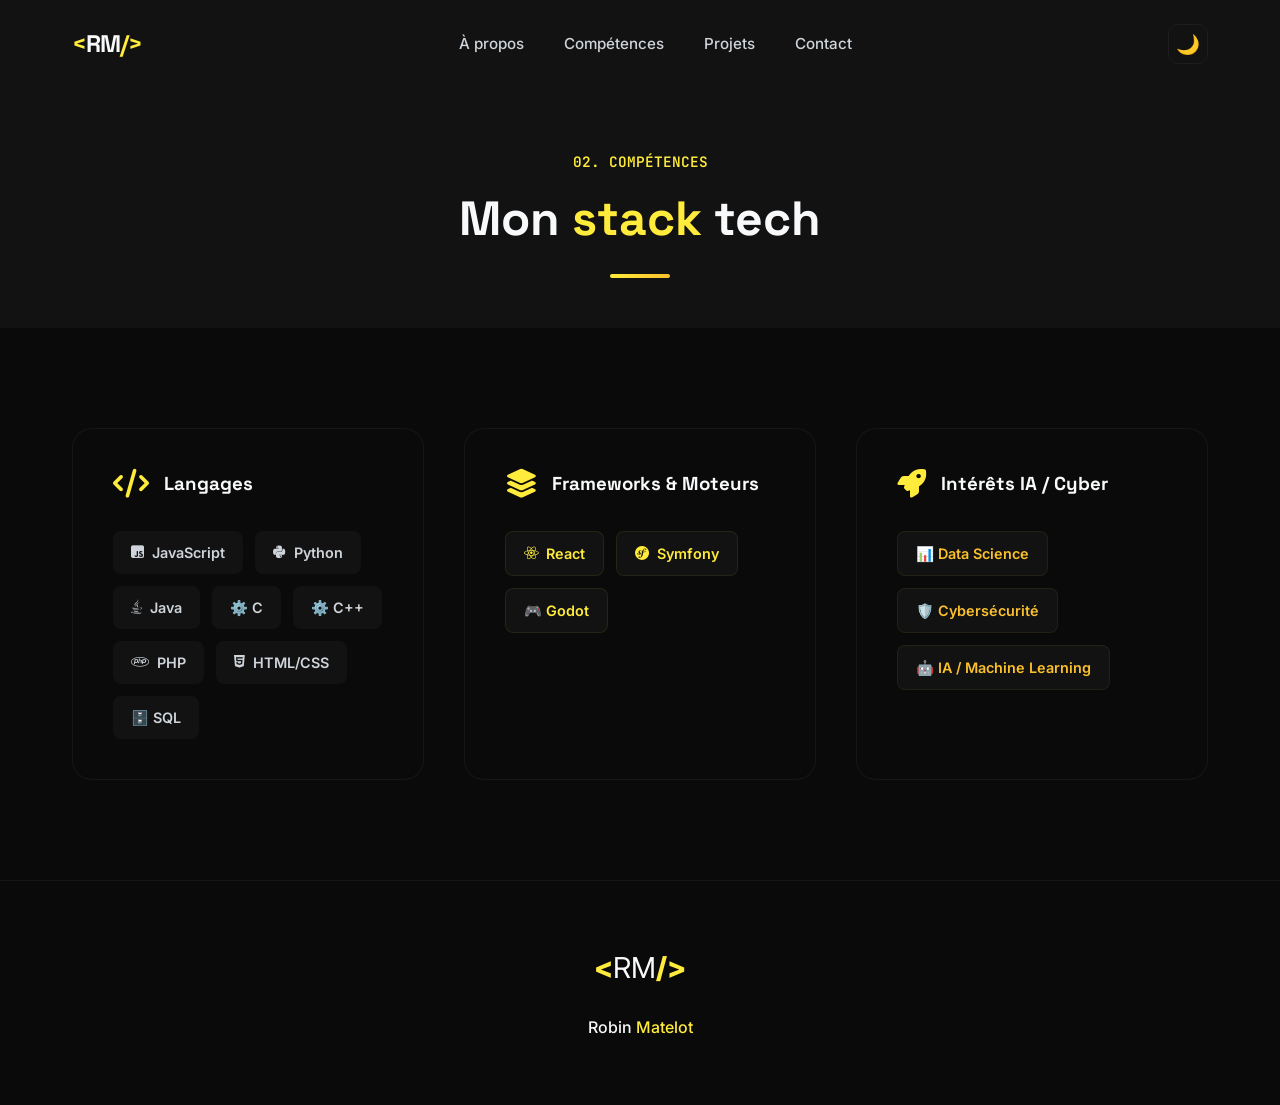
<file: skills.html>
<!DOCTYPE html>
<html lang="fr" data-theme="dark">
<head>
    <meta charset="UTF-8">
    <meta name="viewport" content="width=device-width, initial-scale=1.0">
    <title>Compétences — Robin Matelot</title>
    <link rel="preconnect" href="https://fonts.googleapis.com">
    <link rel="preconnect" href="https://fonts.gstatic.com" crossorigin>
    <link href="https://fonts.googleapis.com/css2?family=Space+Grotesk:wght@300;400;500;600;700&family=JetBrains+Mono:wght@400;500;600&family=Inter:wght@300;400;500;600;700;800;900&display=swap" rel="stylesheet">
    <link rel="stylesheet" href="https://cdnjs.cloudflare.com/ajax/libs/font-awesome/6.5.0/css/all.min.css">
    <link rel="stylesheet" href="css/style.css">
</head>
<body>

    <nav id="navbar" class="scrolled">
        <div class="nav-container">
            <a href="index.html" class="nav-logo">
                <span class="logo-bracket">&lt;</span>RM<span class="logo-bracket">/&gt;</span>
            </a>
            <div class="nav-links" id="navLinks">
                <a href="index.html#about"    class="nav-link">À propos</a>
                <a href="index.html#skills"   class="nav-link">Compétences</a>
                <a href="index.html#projects" class="nav-link">Projets</a>
                <a href="index.html#contact"  class="nav-link">Contact</a>
            </div>
            <div class="nav-actions">
                <button class="theme-toggle" id="themeToggle" aria-label="Changer le thème" title="Changer le thème">
                    <span class="theme-icon" id="themeIcon" aria-hidden="true">🌙</span>
                </button>
                <button class="hamburger" id="hamburger" aria-label="Menu" aria-expanded="false" aria-controls="navLinks">
                    <span></span><span></span><span></span>
                </button>
            </div>
        </div>
    </nav>

    <header id="skills-header" style="padding-top:150px; padding-bottom:50px; text-align:center; background-color:var(--bg-secondary);">
        <div class="container reveal active">
            <span class="section-label">02. COMPÉTENCES</span>
            <h1 class="section-title">Mon <span class="accent">stack</span> tech</h1>
            <div class="section-line" style="margin: 0 auto;"></div>
        </div>
    </header>

    <section id="skills" class="section">
        <div class="container">
            <div class="skills-container">
                <div class="skill-group reveal">
                    <div class="skill-group-header">
                        <i class="fas fa-code skill-group-icon" aria-hidden="true"></i>
                        <h3>Langages</h3>
                    </div>
                    <div class="skill-tags">
                        <div class="skill-tag"><i class="fab fa-js-square"></i> JavaScript</div>
                        <div class="skill-tag"><i class="fab fa-python"></i> Python</div>
                        <div class="skill-tag"><i class="fab fa-java"></i> Java</div>
                        <div class="skill-tag">⚙️ C</div>
                        <div class="skill-tag">⚙️ C++</div>
                        <div class="skill-tag"><i class="fab fa-php"></i> PHP</div>
                        <div class="skill-tag"><i class="fab fa-html5"></i> HTML/CSS</div>
                        <div class="skill-tag">🗄️ SQL</div>
                    </div>
                </div>

                <div class="skill-group reveal reveal-delay">
                    <div class="skill-group-header">
                        <i class="fas fa-layer-group skill-group-icon"></i>
                        <h3>Frameworks & Moteurs</h3>
                    </div>
                    <div class="skill-tags">
                        <div class="skill-tag tag-accent"><i class="fab fa-react"></i> React</div>
                        <div class="skill-tag tag-accent"><i class="fab fa-symfony"></i> Symfony</div>
                        <div class="skill-tag tag-accent">🎮 Godot</div>
                    </div>
                </div>

                <div class="skill-group reveal reveal-delay2">
                    <div class="skill-group-header">
                        <i class="fas fa-rocket skill-group-icon"></i>
                        <h3>Intérêts IA / Cyber</h3>
                    </div>
                    <div class="skill-tags">
                        <div class="skill-tag tag-yellow-alt">📊 Data Science</div>
                        <div class="skill-tag tag-yellow-alt">🛡️ Cybersécurité</div>
                        <div class="skill-tag tag-yellow-alt">🤖 IA / Machine Learning</div>
                    </div>
                </div>
            </div>
        </div>
    </section>

    <footer id="footer">
        <div class="container footer-inner">
            <div class="footer-logo">
                <span class="logo-bracket">&lt;</span>RM<span class="logo-bracket">/&gt;</span>
            </div>
            <p class="footer-text">
                Robin <span class="yellow">Matelot</span>
            </p>
        </div>
    </footer>

    <script src="js/script.js"></script>
</body>
</html>
</file>
<file: css/style.css>
/* ══════════════════ VARIABLES & THEMES ══════════════════ */
:root {
    /* Colors - Light Theme */
    --bg-primary: #ffffff;
    --bg-secondary: #f8f9fa;
    --bg-tertiary: #f1f3f5;
    --text-primary: #1a1a1a;
    --text-secondary: #4a4a4a;
    --text-muted: #6c757d;
    --accent-yellow: #d4ac0d; /* Slightly darker for better contrast on white */
    --accent-yellow-alt: #ca6f1e;
    --accent-yellow-soft: rgba(212, 172, 13, 0.1);
    --accent-yellow-alt-soft: rgba(202, 111, 30, 0.1);
    --border-color: rgba(0, 0, 0, 0.1);
    --glass-bg: rgba(255, 255, 255, 0.7);
    --glass-border: rgba(255, 255, 255, 0.5);
    --card-shadow: 0 10px 30px rgba(0, 0, 0, 0.05);

    /* Fonts */
    --font-heading: 'Space Grotesk', sans-serif;
    --font-body: 'Inter', sans-serif;
    --font-mono: 'JetBrains Mono', monospace;

    /* Transitions */
    --transition: all 0.3s cubic-bezier(0.4, 0, 0.2, 1);
}

[data-theme="dark"] {
    /* Colors - Dark Theme */
    --bg-primary: #0a0a0a;
    --bg-secondary: #121212;
    --bg-tertiary: #1a1a1a;
    --text-primary: #f8f9fa;
    --text-secondary: #ced4da;
    --text-muted: #adb5bd;
    --accent-yellow: #ffeb3b;
    --accent-yellow-alt: #fbc02d;
    --accent-yellow-soft: rgba(255, 235, 59, 0.08);
    --accent-yellow-alt-soft: rgba(251, 192, 45, 0.08);
    --border-color: rgba(255, 255, 255, 0.05);
    --glass-bg: rgba(10, 10, 10, 0.7);
    --glass-border: rgba(255, 255, 255, 0.05);
    --card-shadow: 0 20px 40px rgba(0, 0, 0, 0.4);
}

/* ══════════════════ BASE RESET ══════════════════ */
* {
    margin: 0;
    padding: 0;
    box-sizing: border-box;
    scroll-behavior: smooth;
}

body {
    background-color: var(--bg-primary);
    color: var(--text-primary);
    font-family: var(--font-body);
    line-height: 1.6;
    overflow-x: hidden;
    transition: background-color 0.4s ease, color 0.4s ease;
}

h1, h2, h3, h4, .nav-logo {
    font-family: var(--font-heading);
    font-weight: 700;
}

a {
    text-decoration: none;
    color: inherit;
    transition: var(--transition);
}

ul {
    list-style: none;
}

img {
    max-width: 100%;
    display: block;
}

.container {
    max-width: 1200px;
    margin: 0 auto;
    padding: 0 2rem;
}

.section {
    padding: 100px 0;
}

.alt-bg {
    background-color: var(--bg-secondary);
}

.yellow { color: var(--accent-yellow); }
.hl-yellow { color: var(--accent-yellow); font-weight: 600; }
.accent { color: var(--accent-yellow); }

/* ══════════════════ NAVBAR ══════════════════ */
#navbar {
    position: fixed;
    top: 0;
    left: 0;
    width: 100%;
    z-index: 1000;
    padding: 1.5rem 0;
    transition: var(--transition);
}

#navbar.scrolled {
    padding: 1rem 0;
    background-color: var(--glass-bg);
    backdrop-filter: blur(15px);
    -webkit-backdrop-filter: blur(15px);
    box-shadow: 0 5px 20px rgba(0, 0, 0, 0.1);
    border-bottom: 1px solid var(--border-color);
}

.nav-container {
    max-width: 1200px;
    margin: 0 auto;
    padding: 0 2rem;
    display: flex;
    justify-content: space-between;
    align-items: center;
}

.nav-logo {
    font-size: 1.5rem;
    letter-spacing: -1px;
    display: flex;
    align-items: center;
}

.logo-bracket {
    color: var(--accent-yellow);
    font-weight: 800;
}

.nav-links {
    display: flex;
    gap: 2.5rem;
}

.nav-link {
    font-size: 0.95rem;
    font-weight: 500;
    position: relative;
    color: var(--text-secondary);
}

.nav-link::after {
    content: '';
    position: absolute;
    bottom: -5px;
    left: 0;
    width: 0;
    height: 2px;
    background: linear-gradient(to right, var(--accent-yellow), var(--accent-yellow-alt));
    transition: var(--transition);
}

.nav-link:hover {
    color: var(--text-primary);
}

.nav-link:hover::after {
    width: 100%;
}

.nav-actions {
    display: flex;
    align-items: center;
    gap: 1.5rem;
}

.theme-toggle {
    background: none;
    border: 1px solid var(--border-color);
    width: 40px;
    height: 40px;
    border-radius: 10px;
    cursor: pointer;
    display: flex;
    align-items: center;
    justify-content: center;
    font-size: 1.2rem;
    color: var(--text-primary);
    transition: var(--transition);
}

.theme-toggle:hover {
    background-color: var(--bg-tertiary);
    border-color: var(--accent-yellow);
    transform: translateY(-2px);
}

.hamburger {
    display: none;
    flex-direction: column;
    gap: 5px;
    background: none;
    border: none;
    cursor: pointer;
}

.hamburger span {
    display: block;
    width: 25px;
    height: 2px;
    background-color: var(--text-primary);
    transition: var(--transition);
    transform-origin: center;
}

.hamburger.open span:nth-child(1) {
    transform: translateY(7px) rotate(45deg);
}

.hamburger.open span:nth-child(2) {
    opacity: 0;
}

.hamburger.open span:nth-child(3) {
    transform: translateY(-7px) rotate(-45deg);
}

/* ══════════════════ HERO SECTION ══════════════════ */
#hero {
    height: 100vh;
    min-height: 700px;
    display: flex;
    align-items: center;
    position: relative;
    overflow: hidden;
}

#particleCanvas {
    position: absolute;
    top: 0;
    left: 0;
    width: 100%;
    height: 100%;
    z-index: 1;
    pointer-events: none;
}

.hero-bg-shapes {
    position: absolute;
    width: 100%;
    height: 100%;
    z-index: 0;
    filter: blur(80px);
    opacity: 0.2;
}

.bg-shape {
    position: absolute;
    border-radius: 50%;
}

.shape-1 { width: 400px; height: 400px; background: var(--accent-yellow); top: -100px; right: -100px; }
.shape-2 { width: 300px; height: 300px; background: var(--accent-yellow-alt); bottom: -50px; left: -50px; }
.shape-3 { width: 250px; height: 250px; background: var(--accent-yellow); top: 50%; left: 30%; transform: translate(-50%, -50%); }

.hero-layout {
    max-width: 1200px;
    margin: 0 auto;
    padding: 0 2rem;
    display: grid;
    grid-template-columns: 1.2fr 0.8fr;
    gap: 4rem;
    align-items: center;
    width: 100%;
    position: relative;
    z-index: 2;
}

.hero-badge {
    display: inline-flex;
    align-items: center;
    padding: 0.5rem 1rem;
    background-color: var(--accent-yellow-alt-soft);
    border: 1px solid rgba(255, 235, 59, 0.2);
    font-size: 0.85rem;
    font-weight: 600;
    color: var(--accent-yellow);
    margin-bottom: 2rem;
}

.badge-pulse {
    width: 8px;
    height: 8px;
    background-color: var(--accent-yellow);
    border-radius: 50%;
    margin-right: 10px;
    position: relative;
}

.badge-pulse::after {
    content: '';
    position: absolute;
    width: 100%;
    height: 100%;
    border-radius: 50%;
    background-color: var(--accent-yellow);
    animation: pulse 2s infinite;
}

@keyframes pulse {
    0% { transform: scale(1); opacity: 0.8; }
    100% { transform: scale(3); opacity: 0; }
}

.hero-title {
    font-size: 5.5rem;
    line-height: 0.9;
    margin-bottom: 1.5rem;
    display: flex;
    flex-direction: column;
}

.title-line-1 {
    color: var(--text-primary);
}

.title-line-2 {
    color: var(--accent-yellow);
}

.hero-typewriter {
    font-family: var(--font-mono);
    font-size: 1.8rem;
    margin-bottom: 2rem;
    color: var(--text-secondary);
}

.typewriter-prefix {
    color: var(--accent-yellow);
    font-weight: 700;
}

.typewriter-cursor {
    animation: blink 0.7s infinite;
}

@keyframes blink {
    0%, 100% { opacity: 1; }
    50% { opacity: 0; }
}

.hero-desc {
    font-size: 1.2rem;
    color: var(--text-secondary);
    margin-bottom: 3rem;
    max-width: 600px;
}

.hero-cta {
    display: flex;
    gap: 1.5rem;
}

.btn {
    padding: 1rem 2rem;
    border-radius: 12px;
    font-weight: 600;
    display: inline-flex;
    align-items: center;
    gap: 10px;
    border: none;
    cursor: pointer;
    font-size: 1rem;
    transition: var(--transition);
}

.btn-primary {
    background: linear-gradient(135deg, var(--accent-yellow), #e7bc0d);
    color: #000;
    box-shadow: 0 10px 20px rgba(241, 196, 15, 0.2);
}

.btn-primary:hover {
    transform: translateY(-5px);
    box-shadow: 0 15px 25px rgba(241, 196, 15, 0.3);
}

.btn-secondary {
    background-color: var(--bg-tertiary);
    color: var(--text-primary);
    border: 1px solid var(--border-color);
}

.btn-secondary:hover {
    background-color: var(--bg-secondary);
    border-color: var(--accent-yellow);
    transform: translateY(-5px);
}

.hero-scroll {
    position: absolute;
    bottom: 40px;
    left: 0;
    display: flex;
    align-items: center;
    gap: 15px;
    font-size: 0.9rem;
    color: var(--text-muted);
    font-weight: 500;
}

.scroll-mouse {
    width: 24px;
    height: 40px;
    border: 2px solid var(--text-muted);
    border-radius: 20px;
    position: relative;
}

.scroll-wheel {
    width: 4px;
    height: 8px;
    background-color: var(--accent-yellow);
    border-radius: 2px;
    position: absolute;
    top: 6px;
    left: 50%;
    transform: translateX(-50%);
    animation: scroll-anim 2s infinite;
}

@keyframes scroll-anim {
    0% { opacity: 0; transform: translate(-50%, 0); }
    40% { opacity: 1; }
    80% { opacity: 0; transform: translate(-50%, 15px); }
    100% { opacity: 0; }
}

/* ══════════════════ CODE CARD ══════════════════ */
.hero-visual {
    position: relative;
    perspective: 1000px;
}

.code-card {
    background-color: #1e1e1e;
    border-radius: 15px;
    overflow: hidden;
    box-shadow: 0 30px 60px rgba(0, 0, 0, 0.5);
    border: 1px solid rgba(255, 255, 255, 0.1);
    transform: rotateY(-10deg) rotateX(10deg);
    transition: var(--transition);
}

.code-card:hover {
    transform: rotateY(0) rotateX(0);
}

.code-header {
    background-color: #252525;
    padding: 12px 20px;
    display: flex;
    justify-content: space-between;
    align-items: center;
    border-bottom: 1px solid rgba(255, 255, 255, 0.05);
}

.code-dots {
    display: flex;
    gap: 8px;
}

.dot {
    width: 12px;
    height: 12px;
    border-radius: 50%;
}

.dot-red { background-color: #ff5f56; }
.dot-yellow { background-color: #ffbd2e; }
.dot-yellow-alt { background-color: #fbc02d; }

.code-filename {
    color: #9cdcfe;
    font-family: var(--font-mono);
    font-size: 0.8rem;
    display: flex;
    align-items: center;
    gap: 8px;
}

.code-body {
    padding: 25px;
    font-family: var(--font-mono);
    font-size: 0.95rem;
    color: #d4d4d4;
    overflow-x: auto;
}

.c-kw { color: #569cd6; } /* keyword */
.c-var { color: #9cdcfe; } /* variable */
.c-key { color: #9cdcfe; } /* key */
.c-str { color: #ce9178; } /* string */
.c-punc { color: #d4d4d4; } /* punctuation */

.code-footer {
    padding: 10px 20px;
    background-color: #252525;
    font-family: var(--font-mono);
    font-size: 0.75rem;
    color: #858585;
    display: flex;
    justify-content: space-between;
}

.floating-badge {
    position: absolute;
    padding: 12px 20px;
    background-color: var(--glass-bg);
    backdrop-filter: blur(10px);
    border: 1px solid var(--border-color);
    border-radius: 12px;
    font-family: var(--font-heading);
    font-weight: 600;
    display: flex;
    align-items: center;
    gap: 10px;
    box-shadow: var(--card-shadow);
    z-index: 10;
}

.badge-js { top: -20px; right: 0; color: #f7df1e; }
.badge-python { bottom: 40px; left: -40px; color: #3776ab; }
.badge-godot { top: 50%; right: -30px; color: #478cbf; }

/* ══════════════════ SECTION HEADERS ══════════════════ */
.section-header {
    margin-bottom: 4rem;
}

.section-label {
    font-family: var(--font-mono);
    color: var(--accent-yellow);
    font-weight: 600;
    font-size: 0.9rem;
    display: block;
    margin-bottom: 0.5rem;
}

.section-title {
    font-size: 3rem;
    color: var(--text-primary);
    margin-bottom: 1rem;
}

.section-line {
    width: 60px;
    height: 4px;
    background: linear-gradient(to right, var(--accent-yellow), var(--accent-yellow-alt));
    border-radius: 2px;
}

/* ══════════════════ ABOUT SECTION ══════════════════ */
.about-grid {
    display: grid;
    grid-template-columns: 1fr 1fr;
    gap: 5rem;
    align-items: start;
}

.about-p {
    font-size: 1.1rem;
    color: var(--text-secondary);
    margin-bottom: 2rem;
}

.about-stats {
    display: flex;
    align-items: center;
    gap: 2rem;
    margin-top: 3rem;
}

.stat-item {
    display: flex;
    flex-direction: column;
}

.stat-num {
    font-size: 2.5rem;
    font-weight: 800;
    font-family: var(--font-heading);
    line-height: 1;
}

.stat-lbl {
    font-size: 0.85rem;
    color: var(--text-muted);
    font-weight: 600;
    text-transform: uppercase;
    margin-top: 5px;
}

.stat-divider {
    width: 1px;
    height: 40px;
    background-color: var(--border-color);
}

.about-cards {
    background-color: var(--bg-tertiary);
    padding: 3rem;
    border-radius: 24px;
    border: 1px solid var(--border-color);
}

.cards-title {
    font-size: 1.5rem;
    margin-bottom: 2rem;
    color: var(--text-primary);
}

.interest-grid {
    display: grid;
    grid-template-columns: 1fr 1fr;
    gap: 1.5rem;
}

.interest-card {
    background-color: var(--bg-primary);
    padding: 1.5rem;
    border-radius: 16px;
    display: flex;
    flex-direction: column;
    gap: 1rem;
    transition: var(--transition);
    border: 1px solid transparent;
}

.interest-card:hover {
    transform: translateY(-5px);
    border-color: var(--accent-yellow-soft);
    box-shadow: var(--card-shadow);
}

.interest-icon {
    width: 45px;
    height: 45px;
    border-radius: 12px;
    display: flex;
    align-items: center;
    justify-content: center;
    font-size: 1.5rem;
}

.yellow-icon { background-color: var(--accent-yellow-soft); color: var(--accent-yellow); }
.yellow-icon-alt { background-color: var(--accent-yellow-alt-soft); color: var(--accent-yellow-alt); }

.interest-name {
    font-weight: 700;
    display: block;
    font-size: 1rem;
}

.interest-sub {
    font-size: 0.8rem;
    color: var(--text-muted);
}

/* ══════════════════ SKILLS SECTION ══════════════════ */
.skills-container {
    display: grid;
    grid-template-columns: repeat(auto-fit, minmax(300px, 1fr));
    gap: 2.5rem;
}

.skill-group {
    background-color: var(--bg-primary);
    padding: 2.5rem;
    border-radius: 20px;
    border: 1px solid var(--border-color);
    transition: var(--transition);
}

.skill-group:hover {
    border-color: var(--accent-yellow);
    box-shadow: var(--card-shadow);
}

.skill-group-header {
    display: flex;
    align-items: center;
    gap: 15px;
    margin-bottom: 2rem;
}

.skill-group-icon {
    font-size: 1.8rem;
    color: var(--accent-yellow);
}

.skill-tags {
    display: flex;
    flex-wrap: wrap;
    gap: 12px;
}

.skill-tag {
    padding: 10px 18px;
    background-color: var(--bg-secondary);
    border-radius: 8px;
    font-size: 0.9rem;
    font-weight: 600;
    color: var(--text-secondary);
    display: flex;
    align-items: center;
    gap: 8px;
    transition: var(--transition);
}

.skill-tag:hover {
    background-color: var(--accent-yellow-soft);
    color: var(--accent-yellow);
}

.tag-accent { border: 1px solid var(--accent-yellow-soft); color: var(--accent-yellow); }
.tag-yellow-alt { border: 1px solid var(--accent-yellow-alt-soft); color: var(--accent-yellow-alt); }

/* ══════════════════ TIMELINE SECTION ══════════════════ */
#projects {
    position: relative;
}

.timeline {
    position: relative;
    max-width: 1000px;
    margin: 4rem auto;
}

.timeline::after {
    content: '';
    position: absolute;
    width: 4px;
    background-color: var(--accent-yellow);
    top: 50px;
    bottom: 50px;
    left: 50%;
    margin-left: -2px;
    border-radius: 2px;
}

/* Arrow at the top of the timeline */
.timeline::before {
    content: '';
    position: absolute;
    top: 0;
    left: 50%;
    transform: translateX(-50%);
    width: 0;
    height: 0;
    border-left: 10px solid transparent;
    border-right: 10px solid transparent;
    border-bottom: 15px solid var(--accent-yellow);
}

/* Arrow at the bottom */
.timeline-bottom-arrow {
    position: absolute;
    bottom: 0;
    left: 50%;
    transform: translateX(-50%);
    width: 0;
    height: 0;
    border-left: 10px solid transparent;
    border-right: 10px solid transparent;
    border-top: 15px solid var(--accent-yellow);
    z-index: 5;
}

.timeline-item {
    padding: 20px 0;
    position: relative;
    width: 50%;
    opacity: 0;
    transform: translateY(50px);
    transition: all 0.8s ease;
}

.timeline-item.active {
    opacity: 1;
    transform: translateY(0);
}

.timeline-item-left {
    left: 0;
    padding-right: 60px;
    text-align: right;
}

.timeline-item-right {
    left: 50%;
    padding-left: 60px;
    text-align: left;
}

.timeline-dot {
    position: absolute;
    width: 20px;
    height: 20px;
    background-color: var(--bg-primary);
    border: 4px solid var(--accent-yellow);
    border-radius: 50%;
    top: 30px;
    z-index: 10;
}

.timeline-item-left .timeline-dot { right: -10px; }
.timeline-item-right .timeline-dot { left: -10px; }

.timeline-date {
    display: inline-block;
    padding: 6px 15px;
    background-color: var(--accent-yellow-alt-soft);
    color: var(--accent-yellow);
    border-radius: 50px;
    font-family: var(--font-mono);
    font-weight: 700;
    font-size: 0.85rem;
    margin-bottom: 1.5rem;
}

.timeline-content {
    background-color: var(--bg-secondary);
    padding: 2rem;
    border-radius: 20px;
    border: 1px solid var(--border-color);
    transition: var(--transition);
    position: relative;
}

.timeline-content:hover {
    transform: translateY(-5px);
    border-color: var(--accent-yellow);
    box-shadow: var(--card-shadow);
}

.timeline-content h3 {
    font-size: 1.5rem;
    margin-bottom: 0.8rem;
    color: var(--text-primary);
}

.timeline-content p {
    color: var(--text-secondary);
    font-size: 0.95rem;
    margin-bottom: 1.5rem;
}

.timeline-tags {
    display: flex;
    flex-wrap: wrap;
    gap: 8px;
    justify-content: inherit;
    margin-bottom: 1.5rem;
}

.timeline-item-left .timeline-tags { justify-content: flex-end; }
.timeline-item-right .timeline-tags { justify-content: flex-start; }

.timeline-content .btn-sm {
    padding: 0.5rem 1rem;
    font-size: 0.85rem;
}

/* ══════════════════ PROJECTS GRID FOR SUBPAGE ══════════════════ */
.projects-grid {
    display: grid;
    grid-template-columns: repeat(auto-fit, minmax(350px, 1fr));
    gap: 2.5rem;
}

.project-card {
    position: relative;
    background-color: var(--bg-secondary);
    border-radius: 20px;
    overflow: hidden;
    height: 100%;
    border: 1px solid var(--border-color);
    transition: var(--transition);
}

.project-card:hover {
    transform: translateY(-10px);
    border-color: var(--accent-yellow);
    box-shadow: var(--card-shadow);
}

.project-glow-layer {
    position: absolute;
    top: 0;
    left: 0;
    width: 100%;
    height: 5px;
    background: linear-gradient(to right, var(--accent-yellow), var(--accent-yellow-alt));
}

.project-card-content {
    padding: 2.5rem;
    display: flex;
    flex-direction: column;
    height: 100%;
}

.project-top {
    display: flex;
    justify-content: space-between;
    align-items: center;
    margin-bottom: 2rem;
}

.project-emoji {
    font-size: 2.5rem;
}

.project-actions {
    display: flex;
    gap: 10px;
}

.project-icon-btn {
    width: 40px;
    height: 40px;
    border-radius: 10px;
    background-color: var(--bg-tertiary);
    display: flex;
    align-items: center;
    justify-content: center;
    font-size: 1.1rem;
    color: var(--text-secondary);
}

.project-icon-btn:hover {
    background-color: var(--accent-yellow);
    color: #000;
}

.project-icon-btn-live {
    color: var(--accent-yellow-alt);
}

.coming-soon { opacity: 0.5; cursor: not-allowed; }

.project-name {
    font-size: 1.6rem;
    margin-bottom: 1rem;
    color: var(--text-primary);
}

.project-desc {
    color: var(--text-secondary);
    margin-bottom: 2.5rem;
    font-size: 0.95rem;
    flex-grow: 1;
}

.project-tech-list {
    display: flex;
    flex-wrap: wrap;
    gap: 8px;
    margin-bottom: 2rem;
}

.tech-pill {
    padding: 5px 12px;
    background-color: var(--bg-tertiary);
    border-radius: 50px;
    font-size: 0.8rem;
    font-weight: 600;
    color: var(--text-muted);
    font-family: var(--font-mono);
}

.project-cta-link {
    font-weight: 700;
    display: flex;
    align-items: center;
    gap: 10px;
    color: var(--accent-yellow);
}

.project-cta-link:hover {
    gap: 15px;
}

/* Soon Card */
.project-soon {
    border: 2px dashed var(--border-color);
    background: none;
    display: flex;
    align-items: center;
    justify-content: center;
    text-align: center;
}

.soon-content {
    display: flex;
    flex-direction: column;
    align-items: center;
}

.soon-icon {
    width: 60px;
    height: 60px;
    border-radius: 50%;
    background-color: var(--bg-tertiary);
    display: flex;
    align-items: center;
    justify-content: center;
    font-size: 1.5rem;
    margin-bottom: 1.5rem;
    color: var(--text-muted);
}

/* ══════════════════ CONTACT SECTION ══════════════════ */
.contact-wrapper {
    max-width: 800px;
    margin: 0 auto;
    text-align: center;
}

.contact-intro {
    font-size: 1.2rem;
    color: var(--text-secondary);
    margin-bottom: 3rem;
}

.contact-cards {
    margin-bottom: 3rem;
}

.contact-card {
    display: flex;
    align-items: center;
    gap: 20px;
    background-color: var(--bg-primary);
    padding: 1.5rem 2rem;
    border-radius: 16px;
    border: 1px solid var(--border-color);
    max-width: 400px;
    margin: 0 auto;
    transition: var(--transition);
}

.contact-card:hover {
    transform: translateY(-5px);
    border-color: var(--accent-yellow);
    box-shadow: var(--card-shadow);
}

.contact-card-icon {
    width: 50px;
    height: 50px;
    border-radius: 12px;
    background-color: var(--accent-yellow-soft);
    color: var(--accent-yellow);
    display: flex;
    align-items: center;
    justify-content: center;
    font-size: 1.5rem;
}

.contact-card-info {
    text-align: left;
    flex-grow: 1;
}

.contact-card-title {
    display: block;
    font-weight: 700;
    font-size: 1.1rem;
}

.contact-card-sub {
    font-size: 0.9rem;
    color: var(--text-muted);
}

.contact-card-arrow {
    color: var(--text-muted);
}

.btn-lg {
    padding: 1.2rem 3rem;
    font-size: 1.1rem;
}

/* ══════════════════ FOOTER ══════════════════ */
#footer {
    padding: 4rem 0;
    border-top: 1px solid var(--border-color);
}

.footer-inner {
    display: flex;
    flex-direction: column;
    align-items: center;
    gap: 1.5rem;
}

.footer-logo {
    font-size: 1.8rem;
}

.footer-text {
    font-weight: 500;
    color: var(--text-primary);
}

.footer-sub {
    font-size: 0.9rem;
    color: var(--text-muted);
}

.footer-github {
    font-size: 1.5rem;
    color: var(--text-muted);
}

.footer-github:hover {
    color: var(--text-primary);
    transform: scale(1.1);
}

/* ══════════════════ ANIMATIONS ══════════════════ */

/* Scroll Reveal */
.reveal {
    opacity: 0;
    transform: translateY(30px);
    transition: opacity 0.8s ease, transform 0.8s ease;
}

.reveal.active {
    opacity: 1;
    transform: translateY(0);
}

.reveal-right { transform: translateX(30px); }
.reveal-right.active { transform: translateX(0); }

.reveal-delay { transition-delay: 0.2s; }
.reveal-delay2 { transition-delay: 0.4s; }

/* Hero Entrance */
.fade-up {
    opacity: 0;
    transform: translateY(20px);
    animation: fadeUp 0.8s forwards;
}

.d1 { animation-delay: 0.2s; }
.d2 { animation-delay: 0.4s; }
.d3 { animation-delay: 0.6s; }
.d4 { animation-delay: 0.8s; }
.d5 { animation-delay: 1s; }

@keyframes fadeUp {
  from { opacity: 0; transform: translateY(20px); }
  to { opacity: 1; transform: translateY(0); }
}

/* ══════════════════ MOBILE RESPONSIVE ══════════════════ */
@media (max-width: 1024px) {
    .about-grid {
        grid-template-columns: 1fr;
        gap: 3rem;
    }
    
    .hero-layout {
        grid-template-columns: 1fr;
        text-align: center;
        padding-top: 100px;
    }
    
    .hero-desc { margin: 0 auto 3rem; }
    .hero-title { font-size: 4rem; }
    .hero-cta { justify-content: center; }
    .hero-scroll { display: none; }
    
    .hero-visual {
        max-width: 500px;
        margin: 0 auto;
    }

    .code-card { transform: none; }
    .code-card:hover { transform: translateY(-10px); }

    .timeline::after, .timeline::before, .timeline-bottom-arrow {
        left: 31px;
    }

    .timeline-item {
        width: 100%;
        padding-left: 70px;
        padding-right: 25px;
        text-align: left !important;
    }

    .timeline-item-right {
        left: 0;
    }

    .timeline-dot {
        left: 21px !important;
        right: auto !important;
    }

    .timeline-tags {
        justify-content: flex-start !important;
    }
}

@media (max-width: 768px) {
    #navbar { padding: 1rem 0; background: var(--bg-primary); }
    
    .hamburger { display: flex; z-index: 1100; }
    
    .nav-links {
        position: fixed;
        top: 0;
        right: -100%;
        width: 80%;
        height: 100vh;
        background-color: var(--bg-secondary);
        flex-direction: column;
        justify-content: center;
        align-items: center;
        transition: 0.4s ease;
        box-shadow: -10px 0 30px rgba(0,0,0,0.1);
    }
    
    .nav-links.active { 
        right: 0;
        visibility: visible;
        opacity: 1;
    }
    
    .nav-link {
        font-size: 1.5rem;
        margin: 1rem 0;
    }
    
    .hero-title { font-size: 3.5rem; }
    .interest-grid { grid-template-columns: 1fr; }
}
</file>
